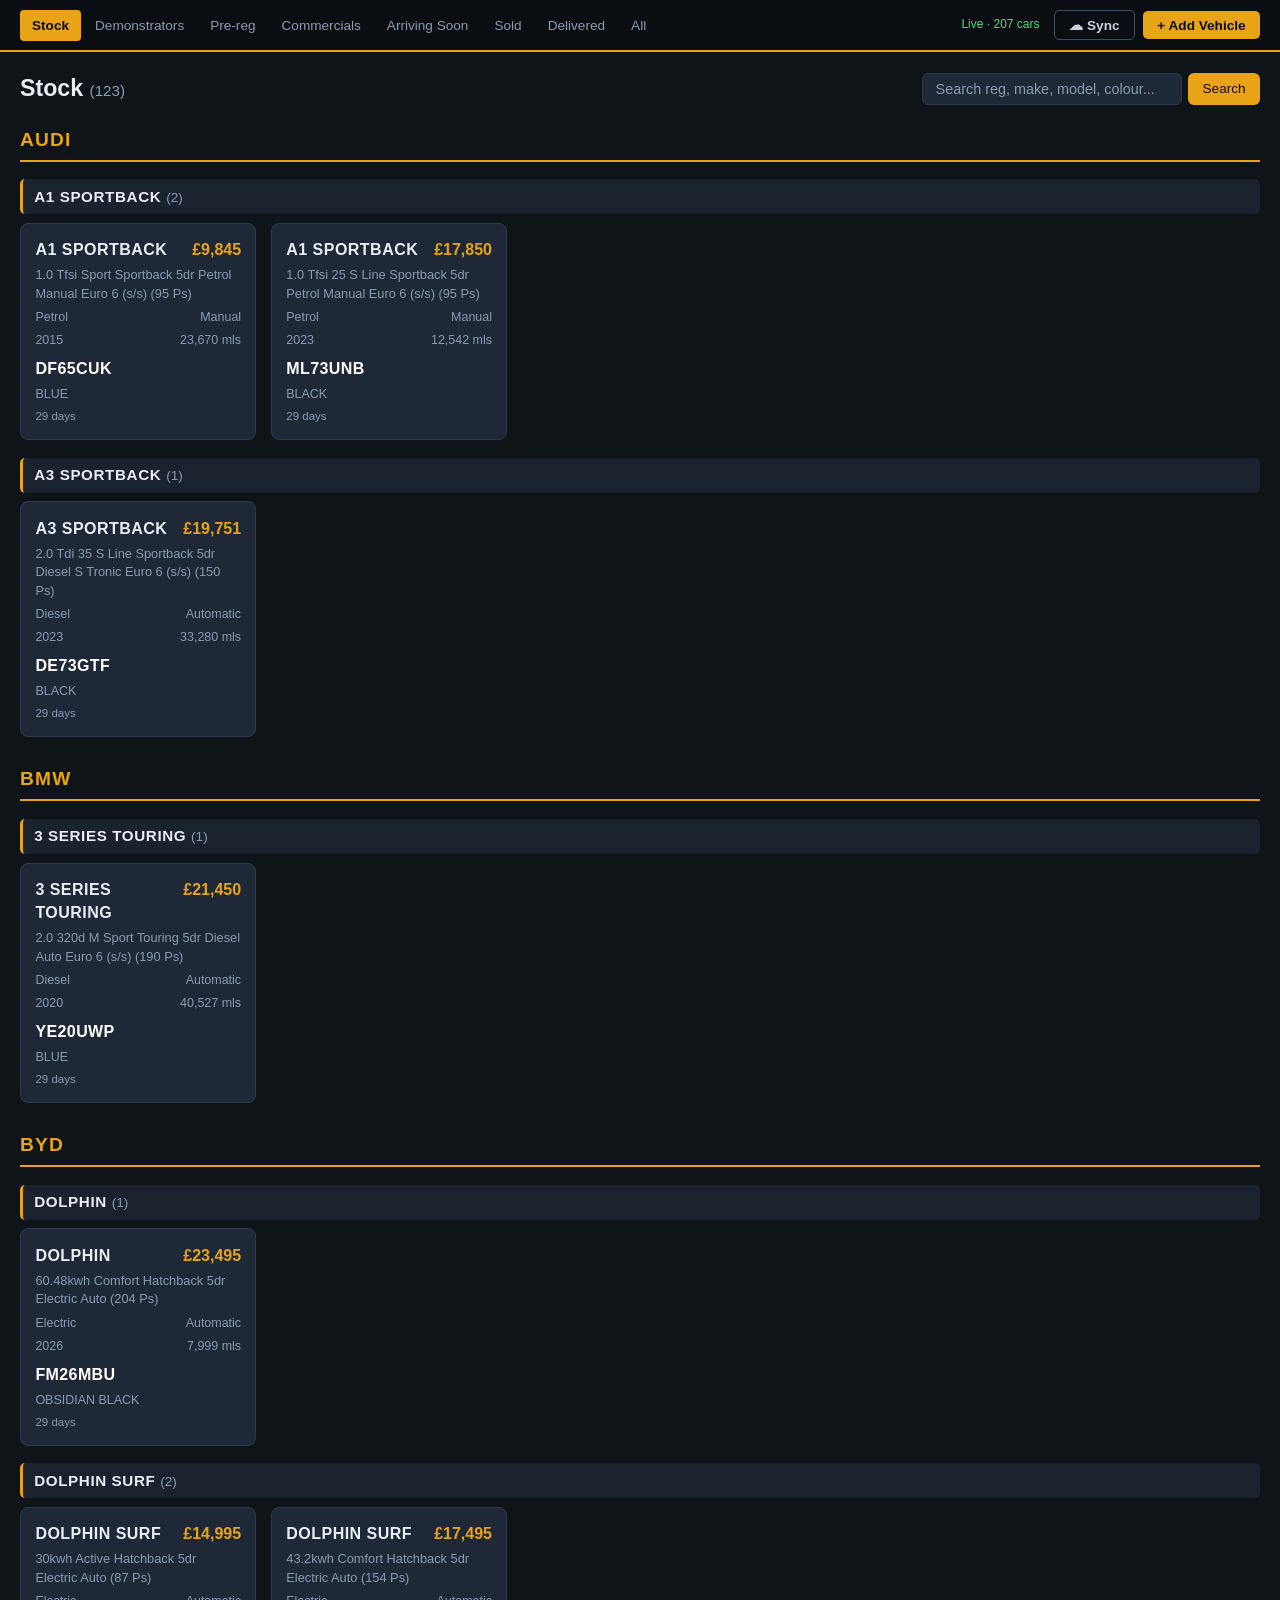
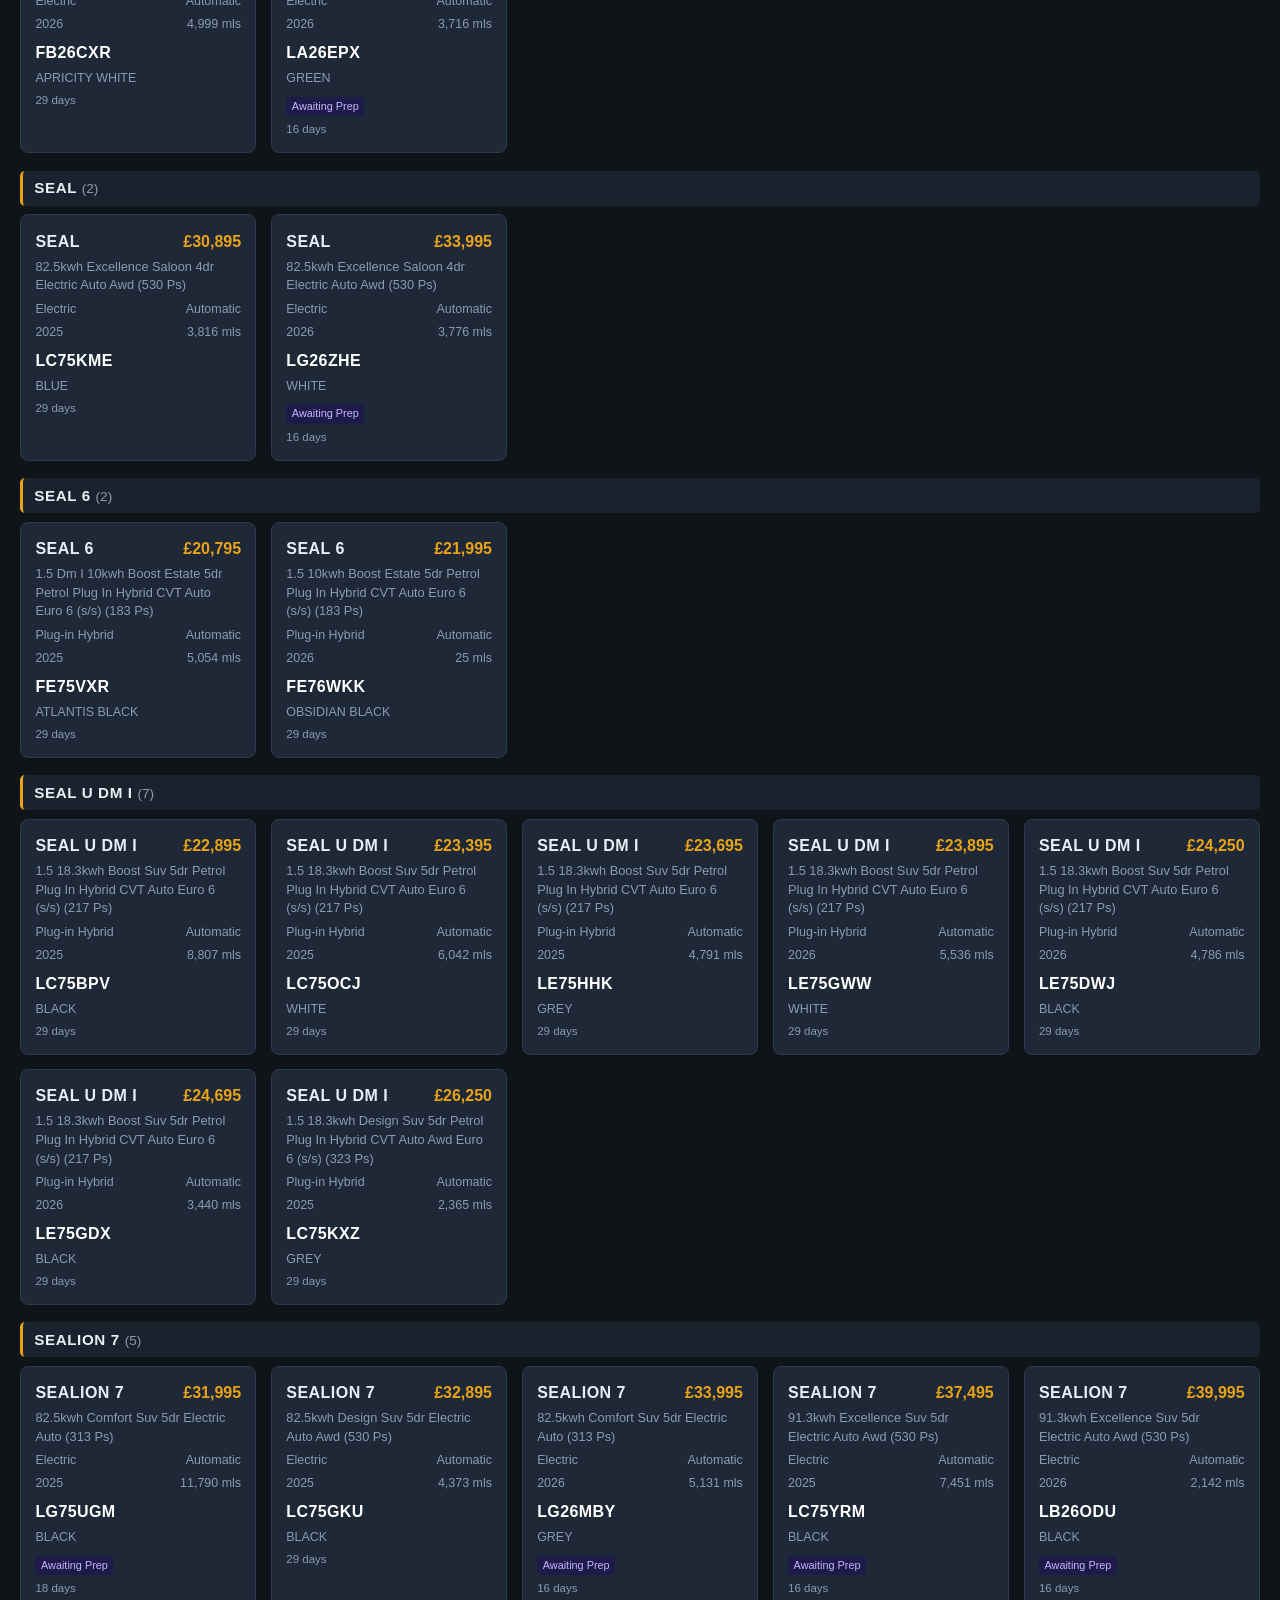
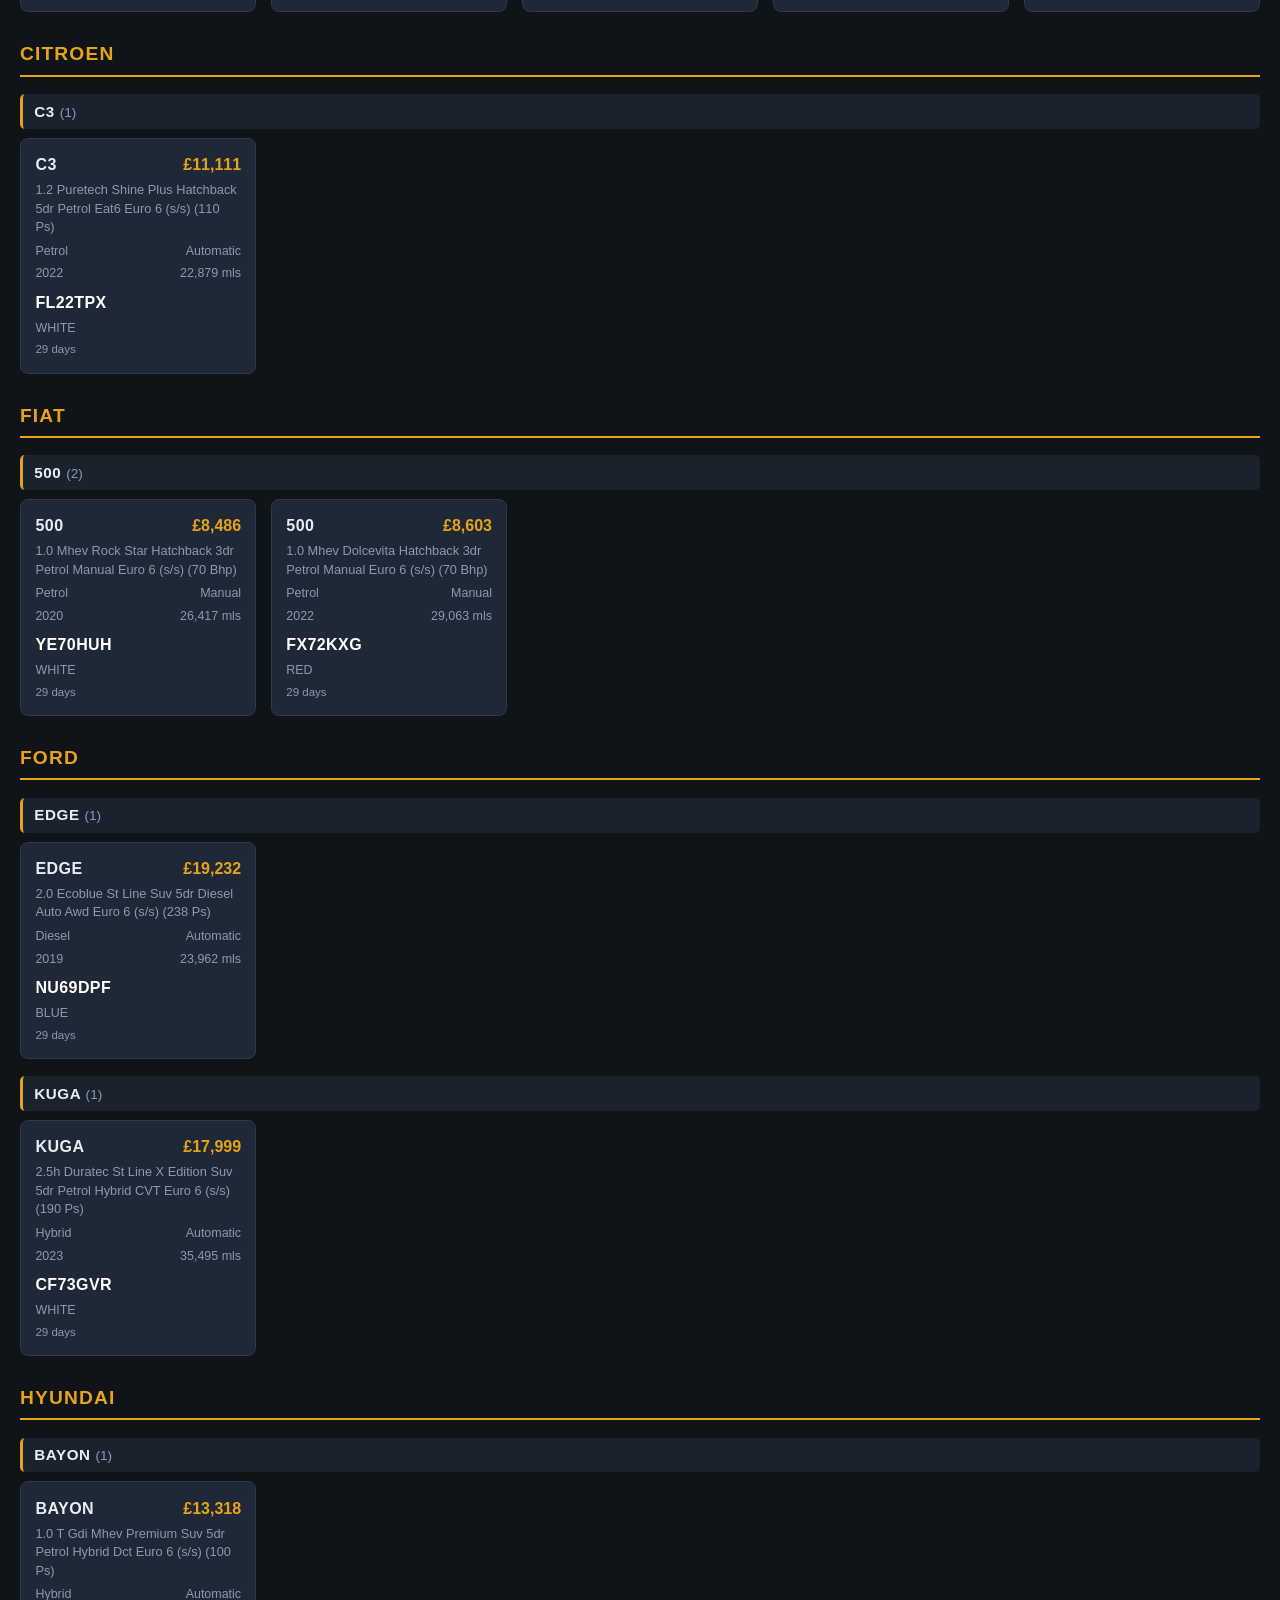
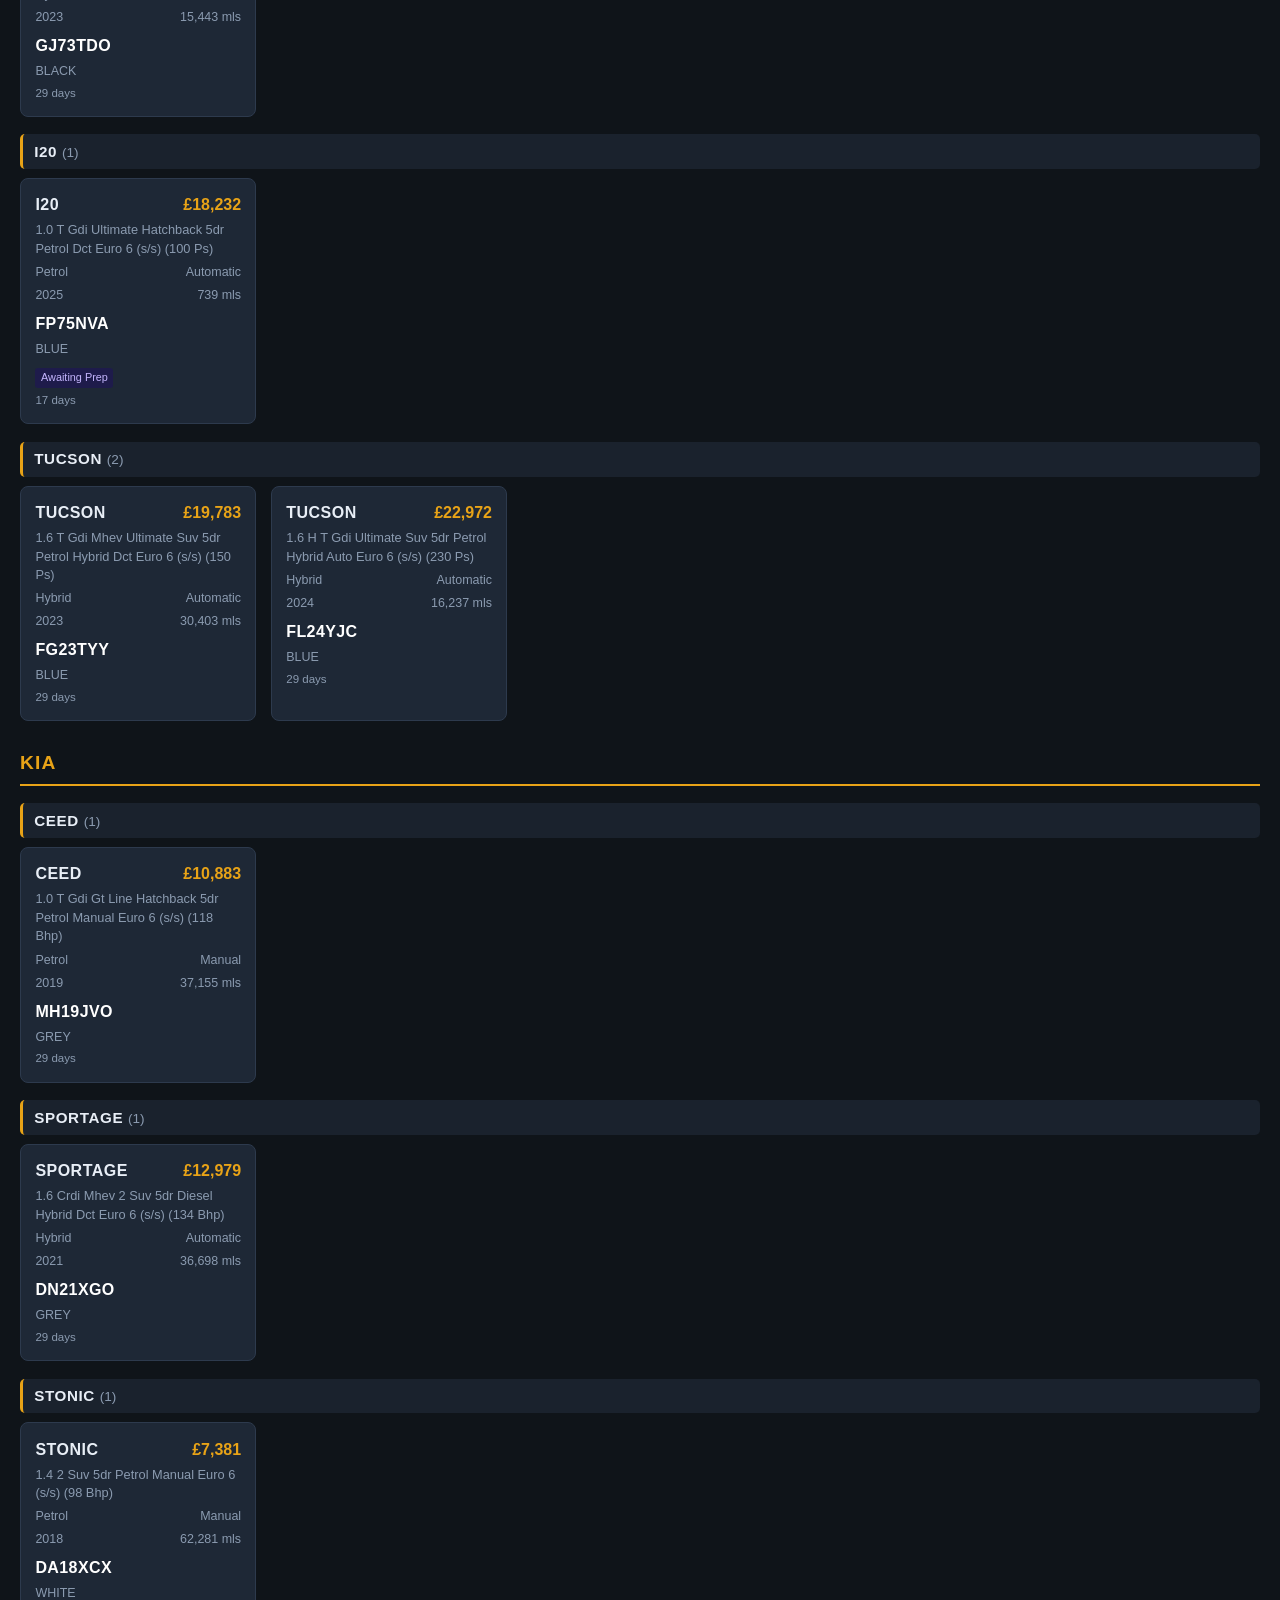
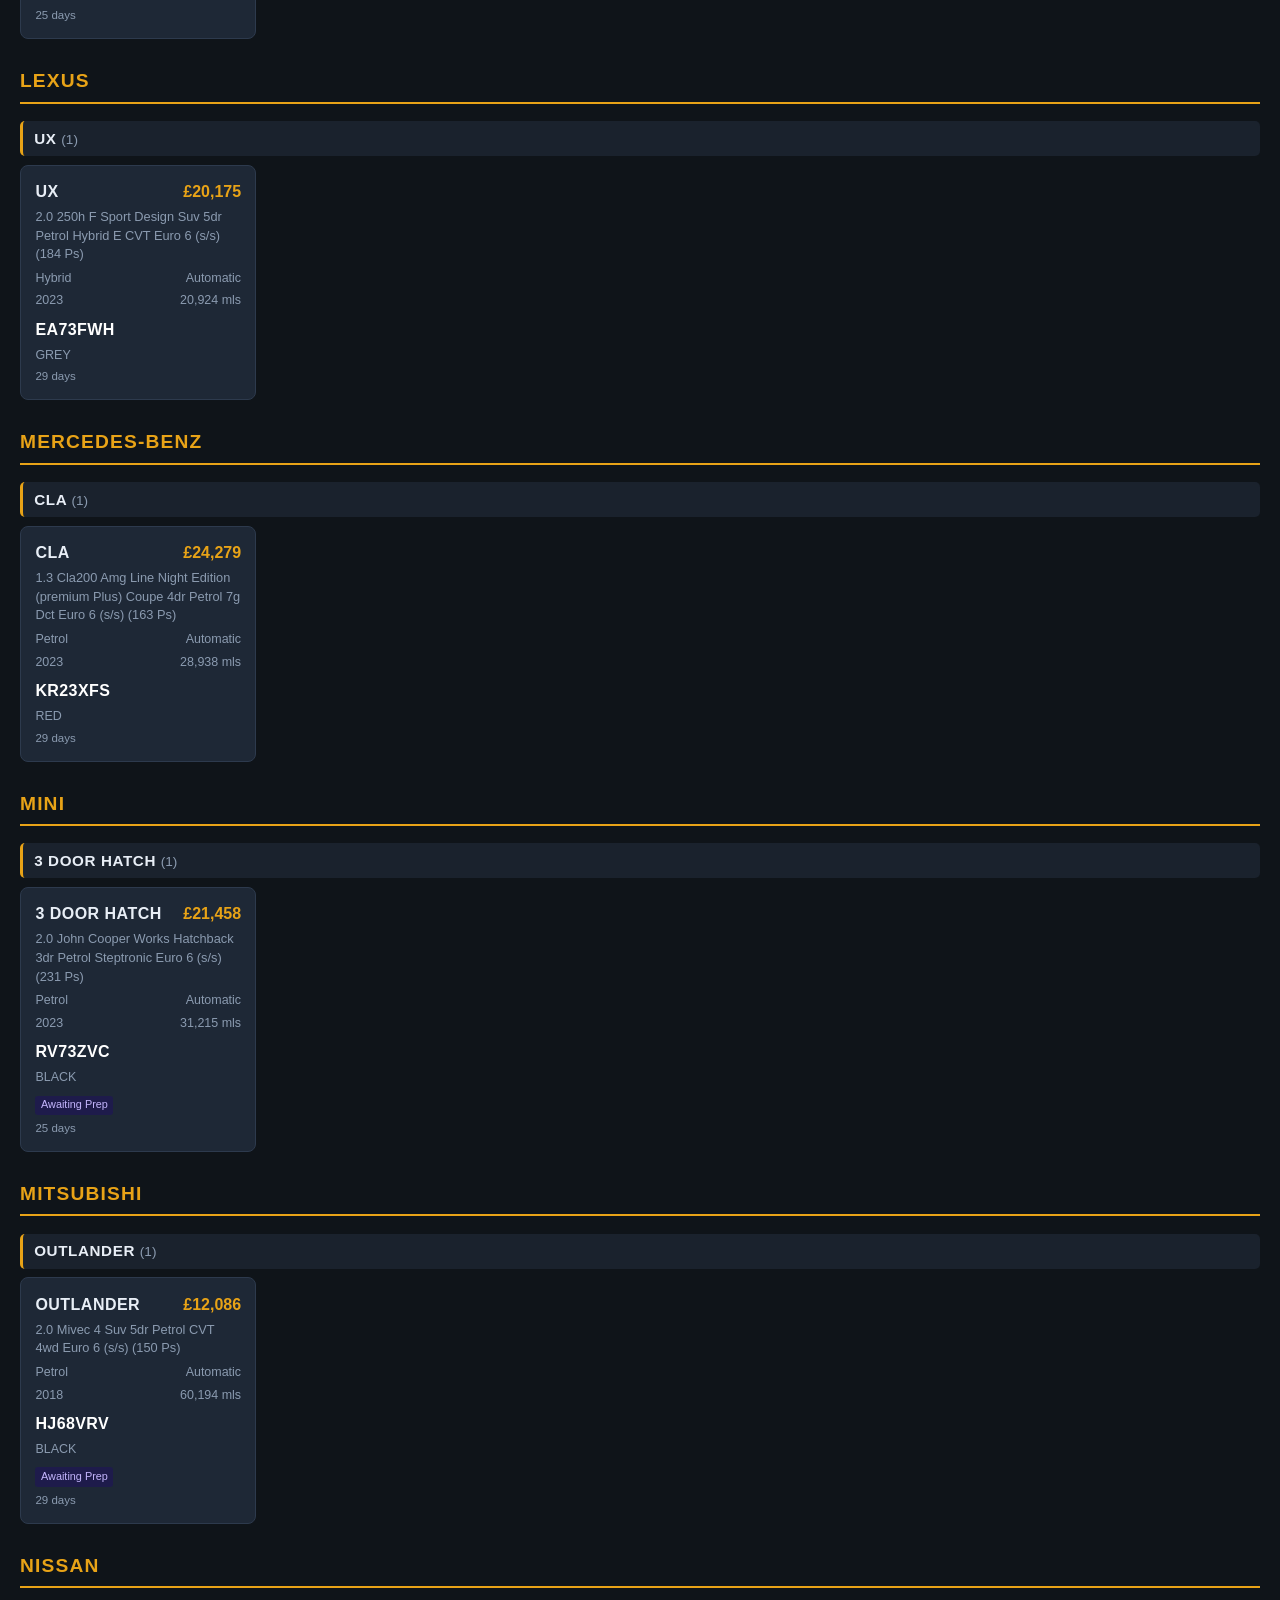
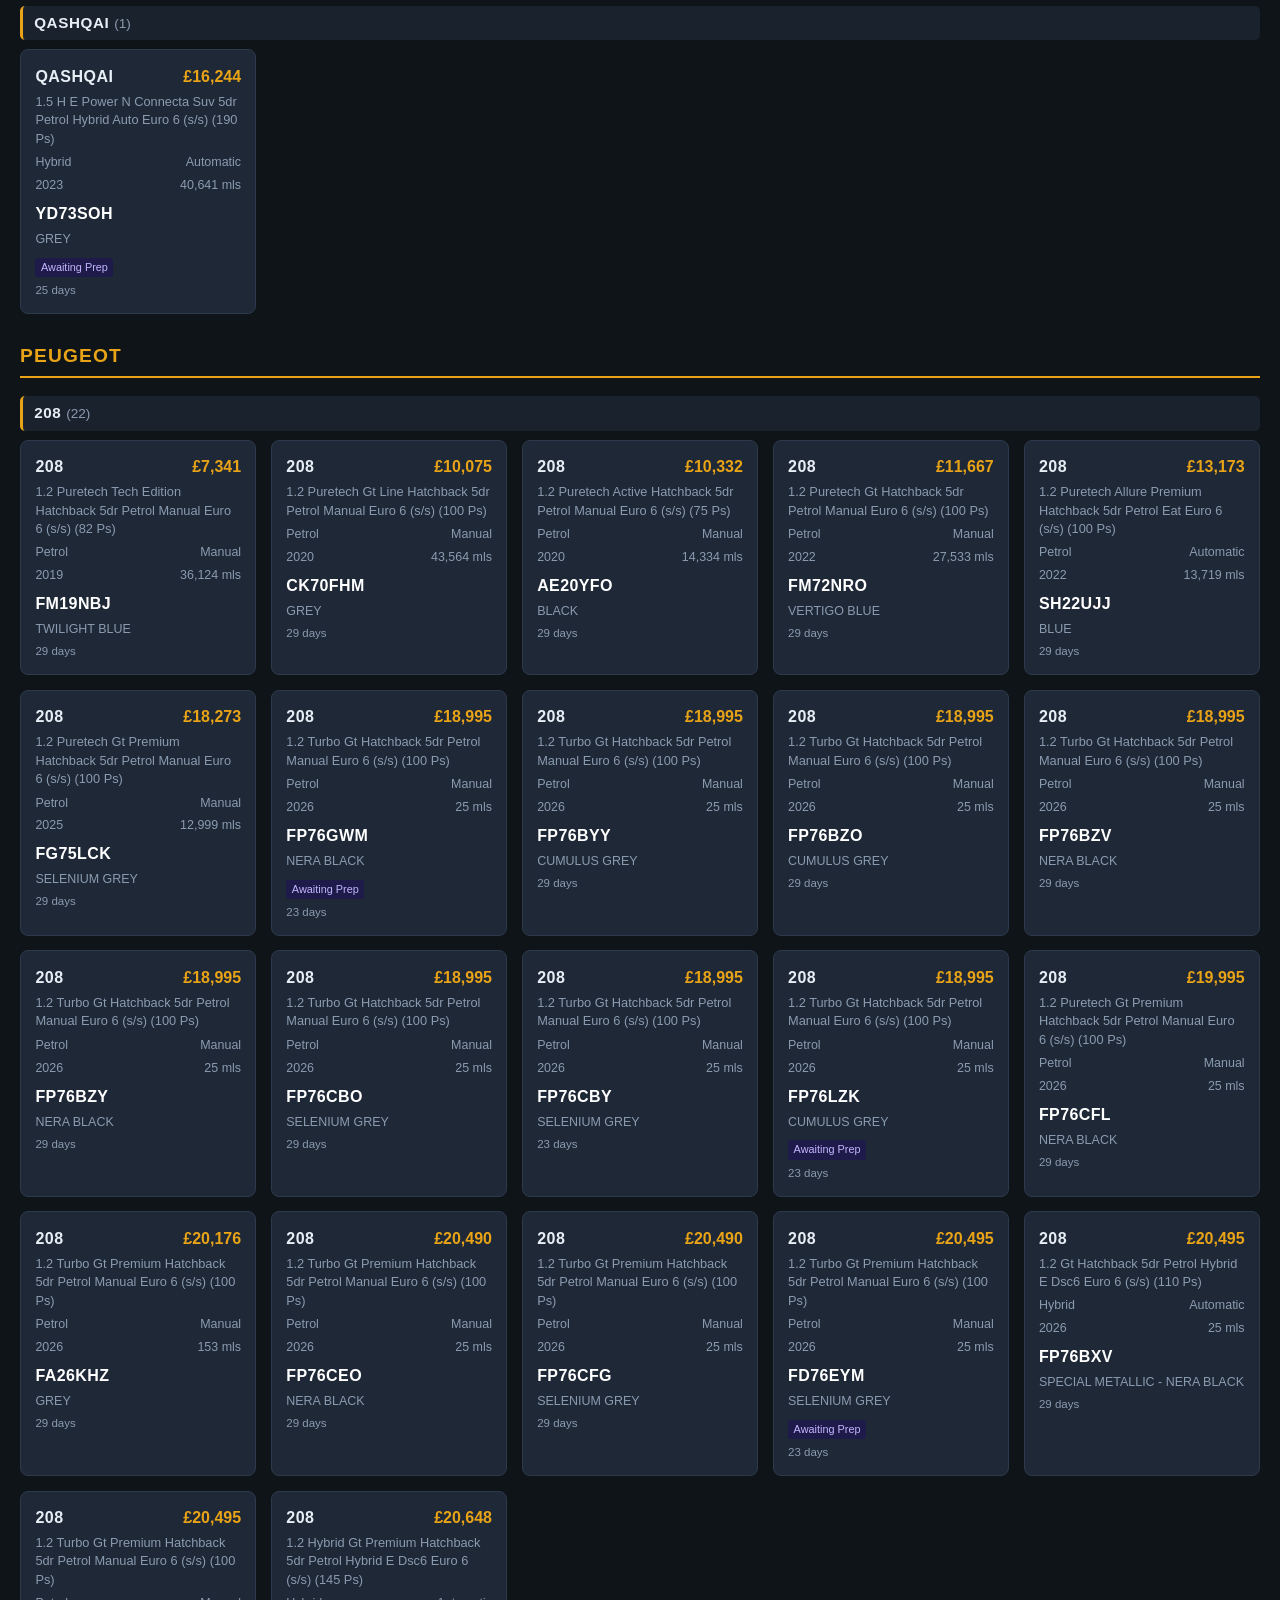
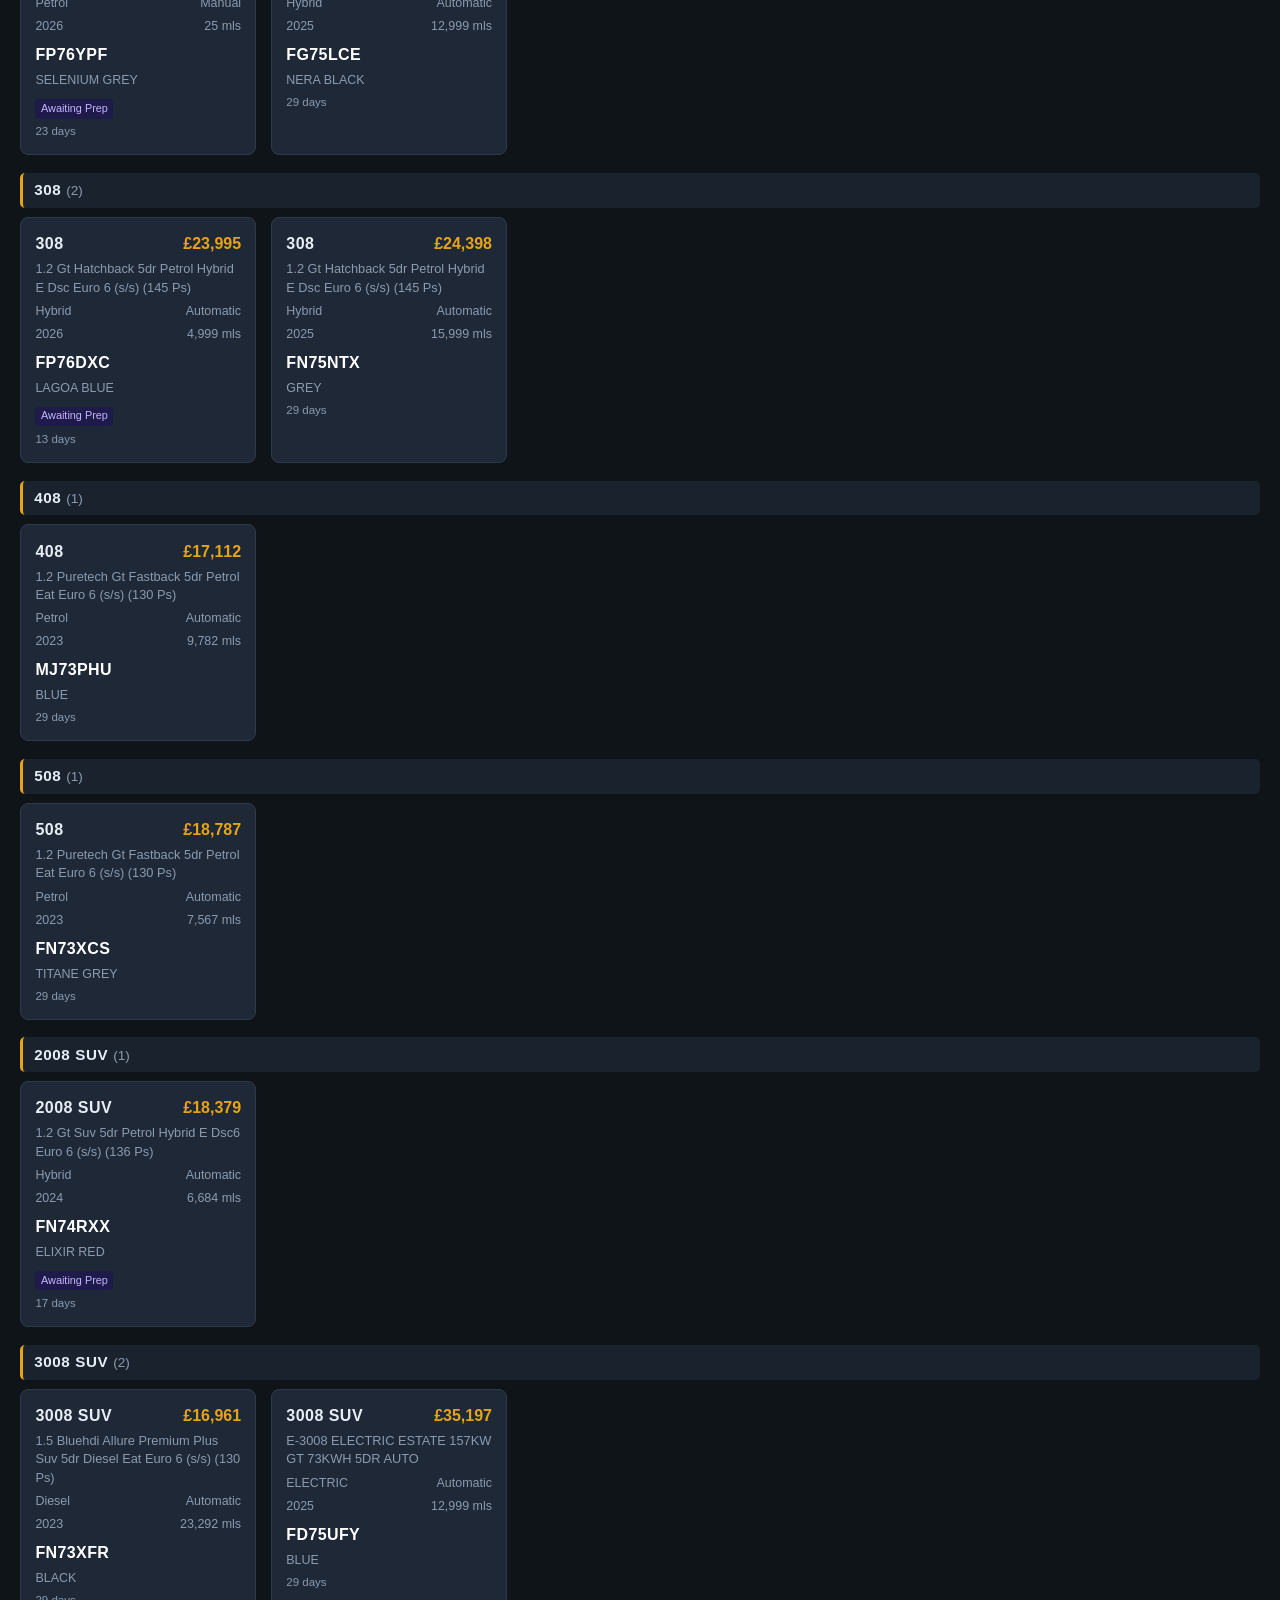
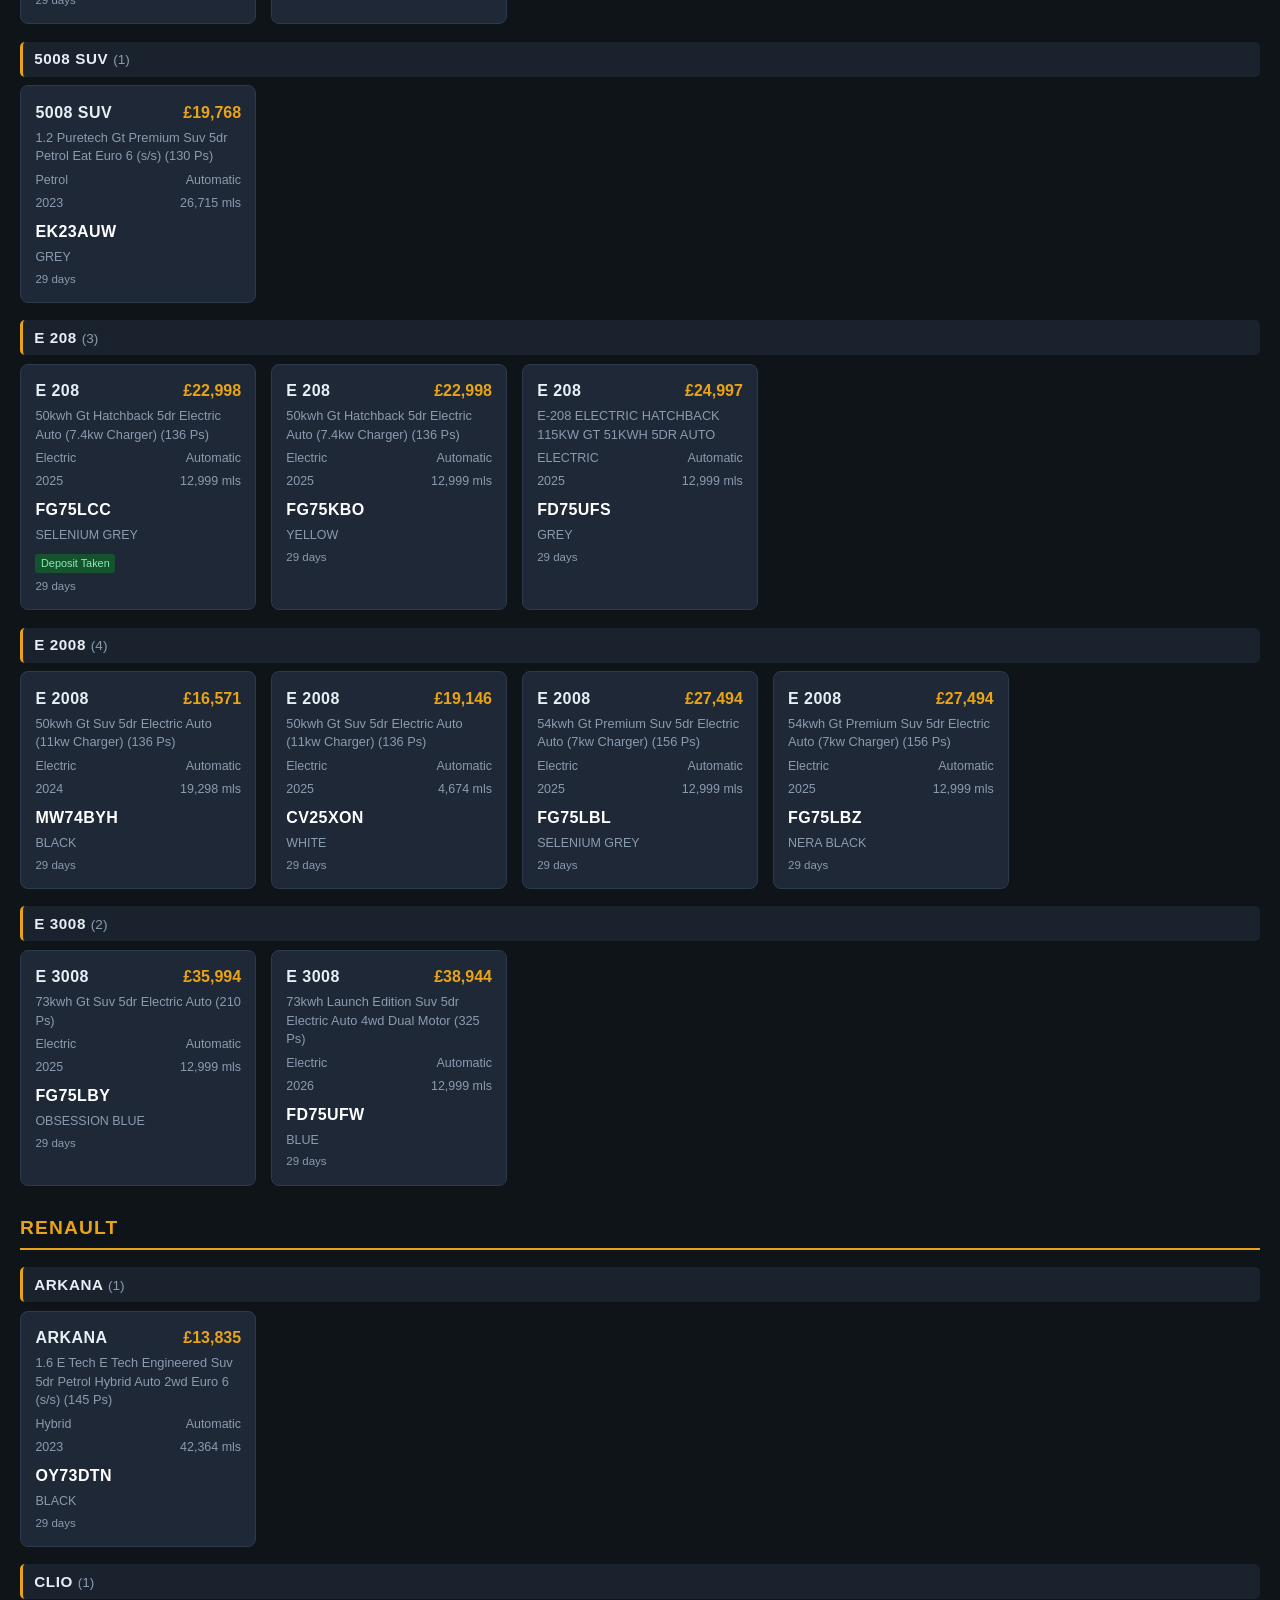
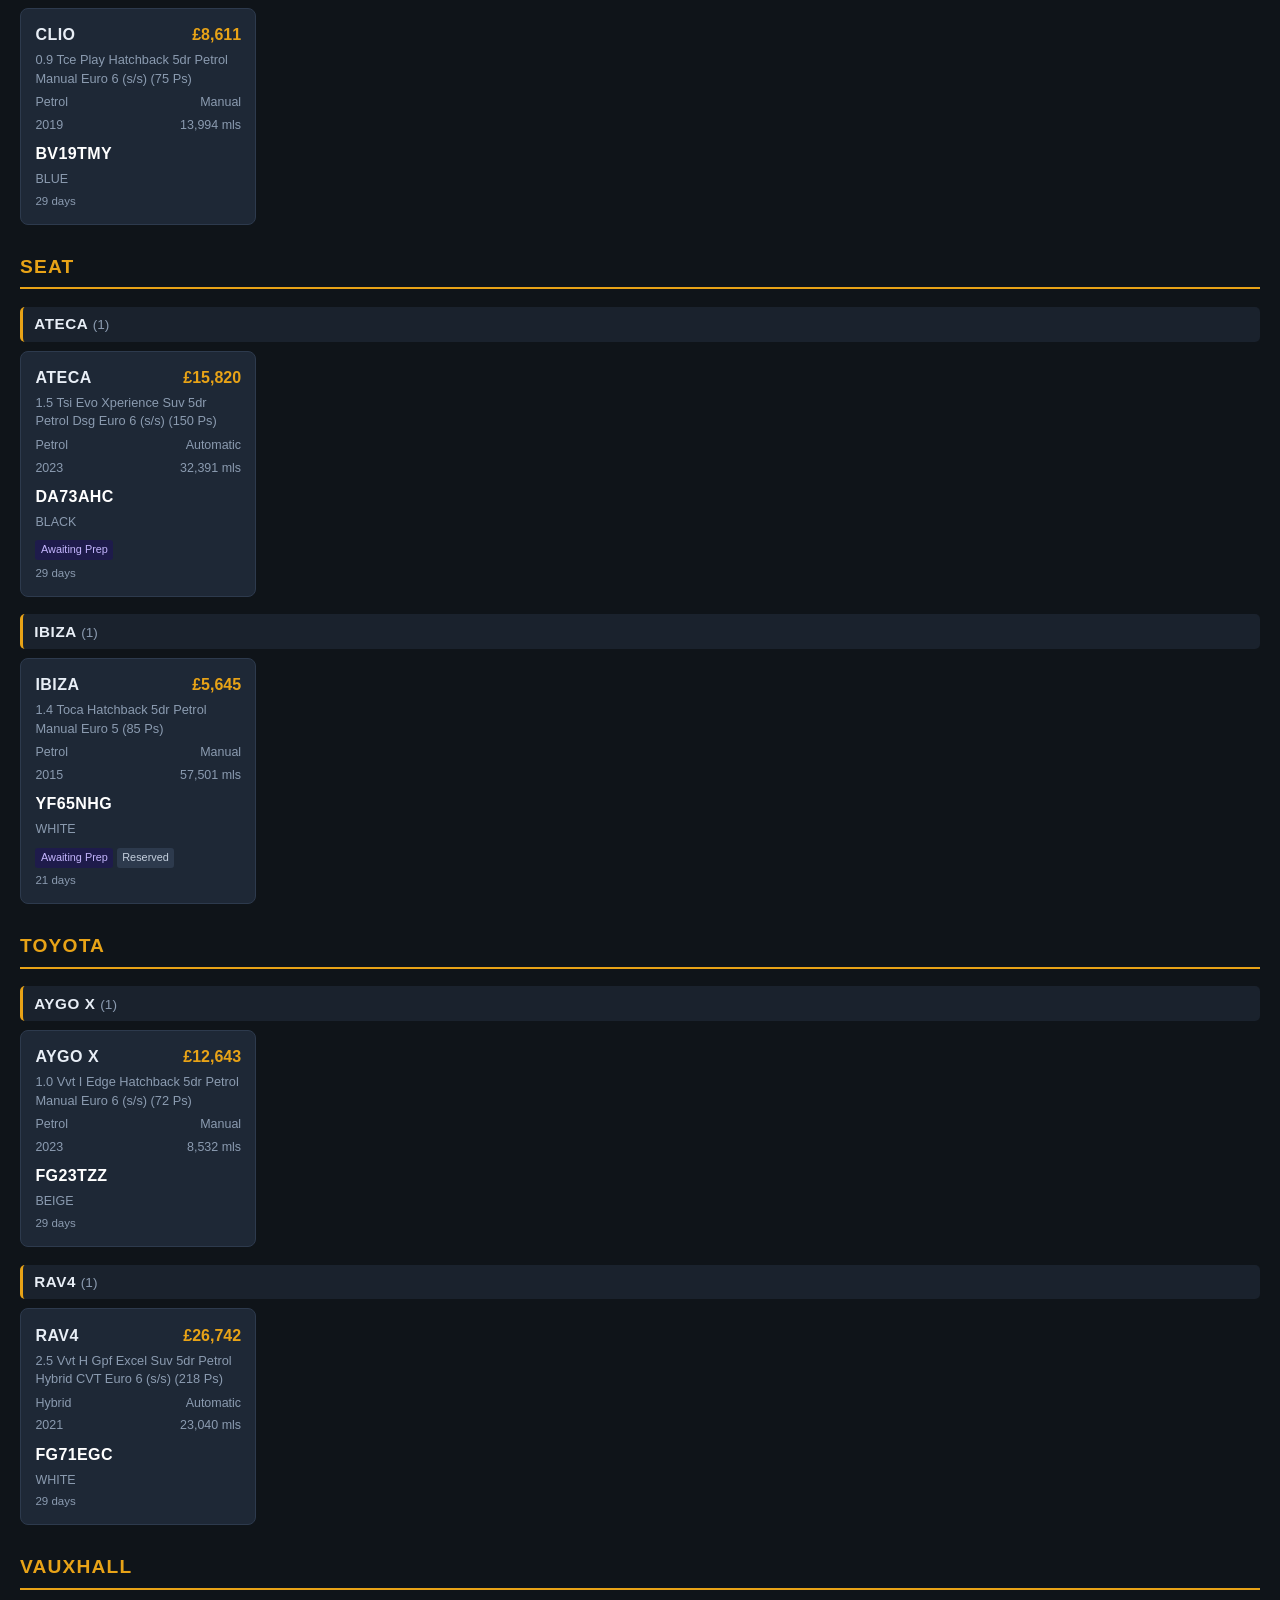
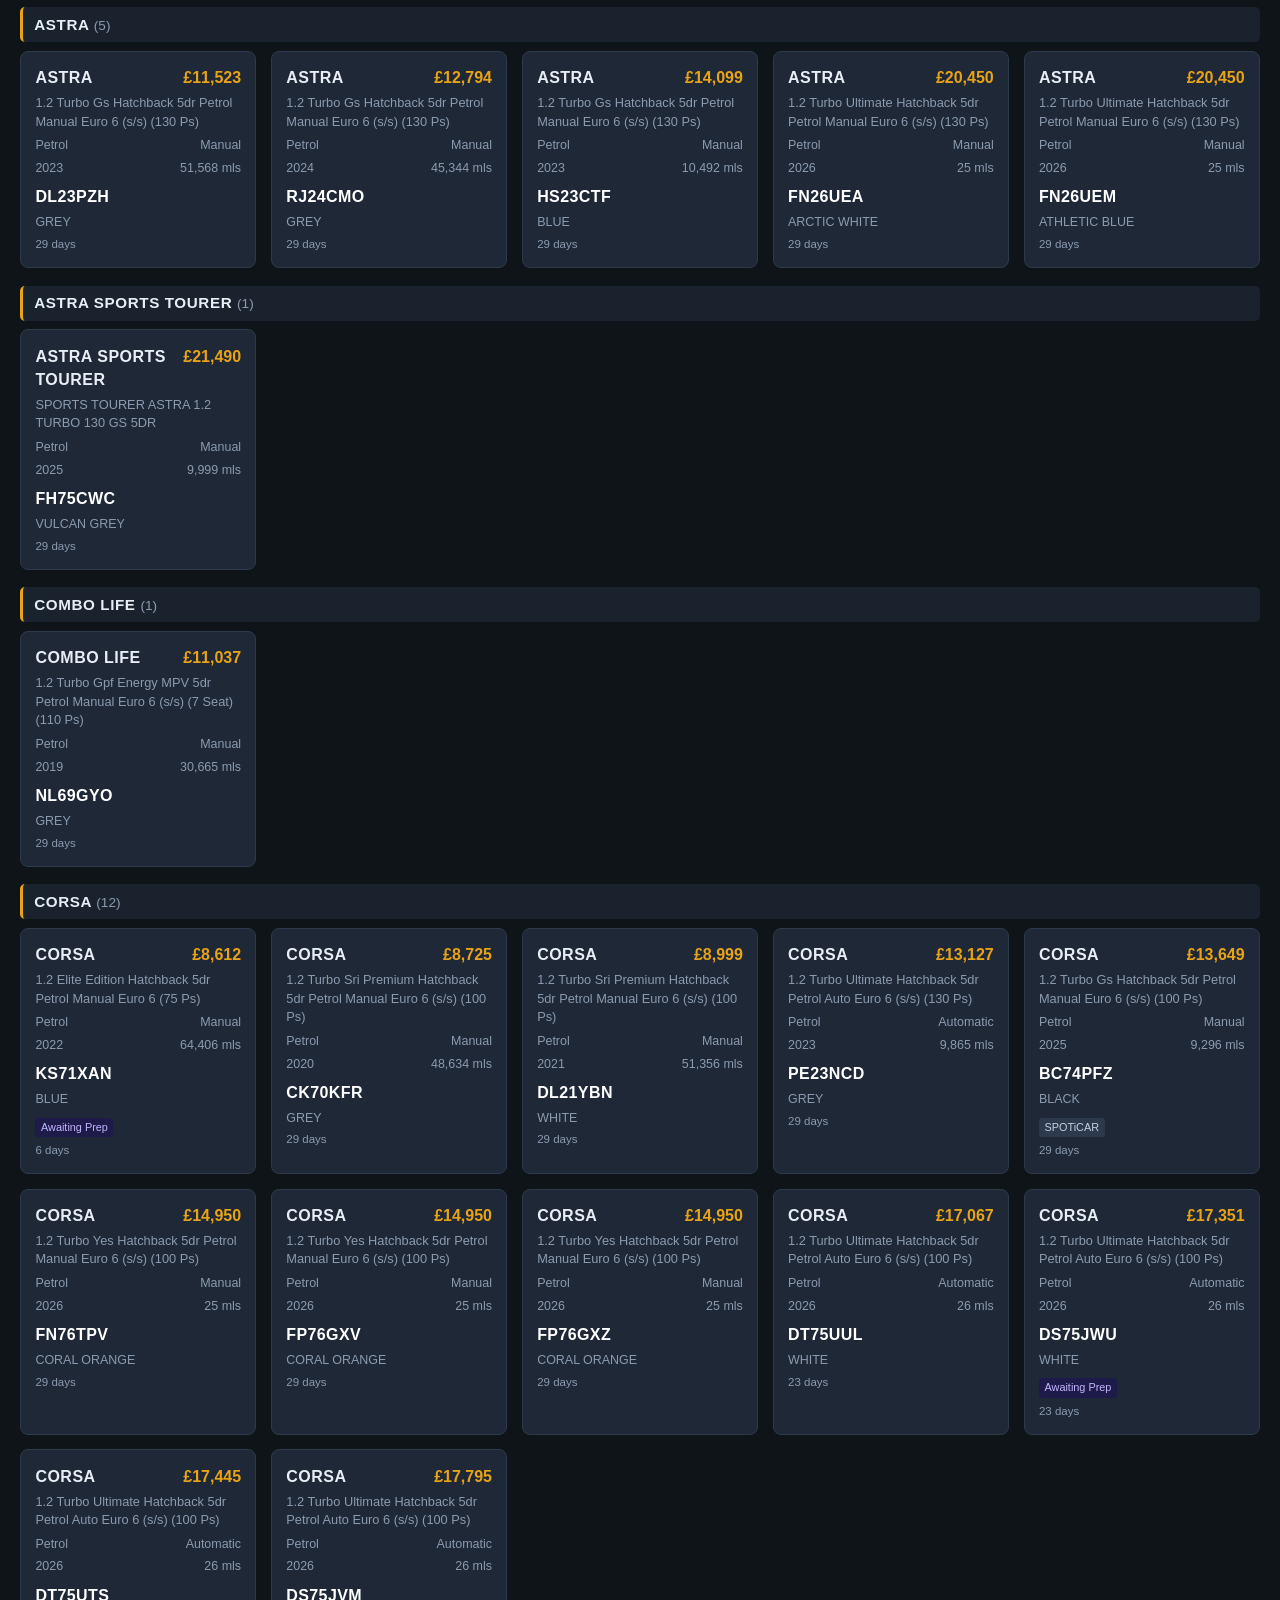
<file: index (2).html>
<!DOCTYPE html>
<html lang="en">
<head>
<meta charset="UTF-8">
<meta name="viewport" content="width=device-width, initial-scale=1.0">
<title>Dealer Stock Manager</title>
<style>
:root {
  --bg: #0f1419;
  --bg-soft: #1a222d;
  --card: #1e2836;
  --border: #2d3a4d;
  --text: #e8eef6;
  --muted: #8b9bb0;
  --primary: #e8a317;
  --primary-h: #f0b429;
  --primary-dim: rgba(232, 163, 23, 0.15);
  --danger: #ef4444;
  --success: #22c55e;
  --nav: #0a0e13;
}
* { box-sizing: border-box; margin: 0; padding: 0; }
body { font-family: -apple-system, BlinkMacSystemFont, "Segoe UI", Roboto, sans-serif; background: var(--bg); color: var(--text); line-height: 1.45; min-height: 100vh; }

/* Nav */
.top-nav { background: var(--nav); color: #fff; display: flex; justify-content: space-between; align-items: center; padding: 0 1.25rem; height: 52px; position: sticky; top: 0; z-index: 50; border-bottom: 2px solid var(--primary); }
.nav-links { display: flex; gap: 2px; flex-wrap: wrap; }
.nav-links button { background: none; border: none; color: #8b9bb0; padding: 0.5rem 0.75rem; font-size: 0.85rem; font-weight: 500; border-radius: 4px; cursor: pointer; }
.nav-links button:hover { color: #fff; background: rgba(255,255,255,0.06); }
.nav-links button.active { color: #0a0e13; background: var(--primary); font-weight: 600; }
.nav-right { display: flex; align-items: center; gap: 0.5rem; }
.nav-right button { background: var(--primary); color: #0a0e13; border: none; padding: 0.4rem 0.9rem; border-radius: 5px; font-weight: 600; cursor: pointer; font-size: 0.85rem; }
.nav-right button:hover { background: var(--primary-h); }
.nav-right .btn-ghost { background: transparent; border: 1px solid #3d4f66; color: #c5d0de; }
.nav-right .btn-ghost:hover { background: rgba(255,255,255,0.06); color: #fff; border-color: var(--primary); }
.sync-status { font-size: 0.75rem; color: #8b9bb0; margin-right: 0.4rem; }
.sync-status.ok { color: #4ade80; }
.sync-status.err { color: #f87171; }
.sync-status.pending { color: #fbbf24; }

.container { max-width: 1300px; margin: 0 auto; padding: 1.25rem; }

/* Header */
.page-header { display: flex; justify-content: space-between; align-items: center; margin-bottom: 1.25rem; flex-wrap: wrap; gap: 0.75rem; }
.page-header h1 { font-size: 1.45rem; color: var(--text); }
.page-header .count { font-weight: 400; color: var(--muted); font-size: 0.95rem; }
.search-box { display: flex; gap: 0.4rem; }
.search-box input { padding: 0.45rem 0.8rem; border: 1px solid var(--border); border-radius: 6px; width: 260px; font-size: 0.9rem; background: var(--card); color: var(--text); }
.search-box input::placeholder { color: var(--muted); }
.search-box button, .btn { padding: 0.45rem 0.9rem; border-radius: 6px; font-size: 0.85rem; font-weight: 500; border: none; cursor: pointer; }
.btn-primary { background: var(--primary); color: #0a0e13; font-weight: 600; }
.btn-primary:hover { background: var(--primary-h); }
.btn-secondary { background: #2d3a4d; color: var(--text); }
.btn-secondary:hover { background: #3d4f66; }
.btn-danger { background: var(--danger); color: #fff; }

/* Make sections */
.make-section { margin-bottom: 1.75rem; }
.make-title {
  font-size: 1.2rem;
  font-weight: 700;
  letter-spacing: 0.06em;
  text-transform: uppercase;
  border-bottom: 2px solid var(--primary);
  padding-bottom: 0.4rem;
  margin-bottom: 0.75rem;
  color: var(--primary);
}
.model-title {
  font-size: 0.95rem;
  font-weight: 700;
  letter-spacing: 0.04em;
  text-transform: uppercase;
  color: var(--text);
  margin: 1.1rem 0 0.55rem;
  padding: 0.4rem 0.7rem;
  background: var(--bg-soft);
  border-radius: 5px;
  border-left: 3px solid var(--primary);
}
.model-title .model-count { font-weight: 400; color: var(--muted); font-size: 0.85rem; letter-spacing: 0; text-transform: none; }
.make-section .vehicle-grid { margin-bottom: 0.75rem; }

.vehicle-grid { display: grid; grid-template-columns: repeat(auto-fill, minmax(230px, 1fr)); gap: 0.9rem; }
.vehicle-card { background: var(--card); border: 1px solid var(--border); border-radius: 8px; padding: 0.9rem; cursor: pointer; transition: box-shadow .15s, transform .15s, border-color .15s; display: flex; flex-direction: column; gap: 0.3rem; }
.vehicle-card:hover { box-shadow: 0 6px 20px rgba(0,0,0,.35); transform: translateY(-2px); border-color: var(--primary); }
.card-top { display: flex; justify-content: space-between; align-items: baseline; }
.card-top .model { font-weight: 700; text-transform: uppercase; letter-spacing: 0.03em; }
.card-top .price { font-weight: 700; color: var(--primary); }
.spec { font-size: 0.8rem; color: var(--muted); }
.meta { display: flex; justify-content: space-between; font-size: 0.78rem; color: var(--muted); }
.reg { font-weight: 600; letter-spacing: 0.4px; margin-top: 0.2rem; color: #fff; }
.colour { font-size: 0.78rem; color: var(--muted); }
.days { font-size: 0.72rem; color: var(--muted); }
.flags { display: flex; flex-wrap: wrap; gap: 0.2rem; margin-top: 0.3rem; }
.flag { font-size: 0.68rem; padding: 0.12rem 0.35rem; border-radius: 3px; background: #2d3a4d; color: #c5d0de; font-weight: 500; }
.flag-pre-reg { background: #1e3a5f; color: #93c5fd; }
.flag-lower-price { background: #4c1d1d; color: #fca5a5; }
.flag-special-offer { background: #4a3a0a; color: #fde68a; }
.flag-awaiting-prep { background: #1e1b4b; color: #c4b5fd; }
.flag-bodyshop { background: #4a1942; color: #f9a8d4; }
.flag-workshop { background: #2e1065; color: #ddd6fe; }
.flag-on-loan { background: #134e4a; color: #99f6e4; }
.flag-auction { background: #334155; color: #cbd5e1; }
.flag-deposit-taken { background: #14532d; color: #86efac; }

.empty { text-align: center; padding: 3.5rem 1rem; color: var(--muted); }

/* Modal / Detail / Form */
.overlay { position: fixed; inset: 0; background: rgba(0,0,0,0.65); z-index: 100; display: flex; align-items: flex-start; justify-content: center; padding: 2rem 1rem; overflow-y: auto; }
.modal { background: var(--card); border-radius: 10px; width: 100%; max-width: 900px; box-shadow: 0 20px 50px rgba(0,0,0,0.5); border: 1px solid var(--border); }
.modal-header { display: flex; justify-content: space-between; align-items: center; padding: 1rem 1.25rem; border-bottom: 1px solid var(--border); }
.modal-header h2 { font-size: 1.15rem; color: var(--text); }
.modal-body { padding: 1.25rem; }
.modal-close { background: none; border: none; font-size: 1.4rem; cursor: pointer; color: var(--muted); line-height: 1; }

.detail-grid { display: grid; grid-template-columns: 1fr 280px; gap: 1.25rem; }
@media (max-width: 700px) { .detail-grid { grid-template-columns: 1fr; } }
.photo-box { background: var(--bg-soft); height: 180px; border-radius: 8px; display: flex; align-items: center; justify-content: center; color: var(--muted); font-weight: 500; margin-bottom: 1rem; border: 1px solid var(--border); }
.price-lg { font-size: 1.8rem; font-weight: 700; color: var(--primary); margin: 0.6rem 0; }
.special { display: inline-block; background: var(--primary-dim); color: var(--primary); padding: 0.25rem 0.6rem; border-radius: 4px; font-weight: 600; font-size: 0.8rem; border: 1px solid var(--primary); }
.info-box { background: var(--bg-soft); border: 1px solid var(--border); border-radius: 8px; padding: 1rem; margin-bottom: 0.9rem; }
.info-box h3 { font-size: 0.85rem; margin-bottom: 0.6rem; color: var(--muted); }
.info-box dl { display: grid; grid-template-columns: 1fr 1fr; gap: 0.35rem 0.8rem; font-size: 0.82rem; }
.info-box dt { color: var(--muted); }
.info-box dd { font-weight: 500; color: var(--text); }
.acc-list { list-style: none; font-size: 0.82rem; }
.acc-list li { margin-bottom: 0.2rem; }

.notes-area { margin-top: 1.25rem; border-top: 1px solid var(--border); padding-top: 1.1rem; }
.notes-area h3 { margin-bottom: 0.7rem; font-size: 0.95rem; }
.note-form { display: flex; gap: 0.5rem; margin-bottom: 1rem; }
.note-form textarea { flex: 1; padding: 0.5rem; border: 1px solid var(--border); border-radius: 6px; font-family: inherit; font-size: 0.85rem; resize: vertical; min-height: 60px; background: var(--bg-soft); color: var(--text); }
.note-item { background: var(--bg-soft); border-left: 3px solid var(--primary); padding: 0.6rem 0.9rem; border-radius: 0 6px 6px 0; margin-bottom: 0.5rem; }
.note-date { font-size: 0.72rem; color: var(--muted); }
.note-text { font-size: 0.85rem; white-space: pre-wrap; }

/* Form */
.form-grid { display: grid; grid-template-columns: 1fr 1fr; gap: 1.5rem; }
@media (max-width: 700px) { .form-grid { grid-template-columns: 1fr; } }
.form-row { margin-bottom: 0.8rem; }
.form-row label { display: block; font-size: 0.78rem; font-weight: 500; color: var(--muted); margin-bottom: 0.25rem; }
.form-row input, .form-row select, .form-row textarea { width: 100%; padding: 0.45rem 0.65rem; border: 1px solid var(--border); border-radius: 5px; font-size: 0.88rem; font-family: inherit; background: var(--bg-soft); color: var(--text); }
.two { display: grid; grid-template-columns: 1fr 1fr; gap: 0.7rem; }
.three { display: grid; grid-template-columns: 1fr 1fr 1fr; gap: 0.7rem; }
fieldset { border: 1px solid var(--border); border-radius: 7px; padding: 0.8rem 1rem; margin: 1rem 0; }
legend { font-size: 0.85rem; font-weight: 600; padding: 0 0.3rem; }
.check-grid { display: grid; grid-template-columns: repeat(auto-fill, minmax(160px, 1fr)); gap: 0.3rem 0.8rem; margin-top: 0.4rem; }
.check-grid label { display: flex; align-items: center; gap: 0.35rem; font-size: 0.8rem; cursor: pointer; }
.form-actions { display: flex; gap: 0.6rem; margin-top: 1.2rem; padding-top: 1rem; border-top: 1px solid var(--border); }

/* Stock card print */
@media print {
  .top-nav, .no-print, .overlay { display: none !important; }
  body { background: #fff; }
}
</style>
</head>
<body>

<nav class="top-nav">
  <div class="nav-links" id="navLinks">
    <button data-cat="Stock" class="active">Stock</button>
    <button data-cat="Demonstrators">Demonstrators</button>
    <button data-cat="Pre-reg">Pre-reg</button>
    <button data-cat="Commercials">Commercials</button>
    <button data-cat="Arriving Soon">Arriving Soon</button>
    <button data-cat="Sold">Sold</button>
    <button data-cat="Delivered">Delivered</button>
    <button data-cat="All">All</button>
  </div>
  <div class="nav-right">
    <span class="sync-status" id="syncStatus">Local only</span>
    <button class="btn-ghost" onclick="openCloudSettings()" title="Cloud sync settings">☁ Sync</button>
    <button onclick="openForm()">+ Add Vehicle</button>
  </div>
</nav>

<div class="container">
  <div class="page-header">
    <h1 id="pageTitle">Stock <span class="count" id="countLabel">(0)</span></h1>
    <div class="search-box">
      <input type="search" id="searchInput" placeholder="Search reg, make, model, colour...">
      <button class="btn-primary" onclick="renderList()">Search</button>
    </div>
  </div>
  <div id="listArea"></div>
</div>

<!-- Detail Modal -->
<div class="overlay" id="detailModal" style="display:none">
  <div class="modal">
    <div class="modal-header">
      <h2 id="detailTitle">Vehicle</h2>
      <div style="display:flex;gap:0.5rem;align-items:center">
        <button class="btn-secondary no-print" onclick="printStockCard()">Stock Card</button>
        <button class="btn-primary no-print" onclick="editCurrent()">Edit</button>
        <button class="btn-danger no-print" onclick="deleteCurrent()">Delete</button>
        <button class="modal-close no-print" onclick="closeModal()">&times;</button>
      </div>
    </div>
    <div class="modal-body" id="detailBody"></div>
  </div>
</div>

<!-- Form Modal -->
<div class="overlay" id="formModal" style="display:none">
  <div class="modal" style="max-width:950px">
    <div class="modal-header">
      <h2 id="formTitle">Add Vehicle</h2>
      <button class="modal-close" onclick="closeForm()">&times;</button>
    </div>
    <div class="modal-body">
      <form id="vehicleForm" onsubmit="saveVehicle(event)">
        <input type="hidden" id="f_id">
        <div class="form-grid">
          <div>
            <div class="form-row">
              <label>Registration *</label>
              <div style="display:flex;gap:0.4rem">
                <input id="f_registration" required style="text-transform:uppercase;flex:1" placeholder="e.g. AB12 CDE">
                <button type="button" class="btn-primary" id="lookupBtn" onclick="lookupReg()" style="white-space:nowrap">Lookup</button>
              </div>
              <div id="lookupStatus" style="font-size:0.78rem;margin-top:0.3rem;color:var(--muted)"></div>
            </div>
            <div class="form-row two">
              <div><label>Make *</label><input id="f_make" required></div>
              <div><label>Model *</label><input id="f_model" required></div>
            </div>
            <div class="form-row"><label>Derivative</label><input id="f_derivative" placeholder="e.g. 1.4 A1 Sportback TFSI Sport 5Dr"></div>
            <div class="form-row three">
              <div><label>Engine CC</label><input type="number" id="f_engine_cc"></div>
              <div><label>Mileage</label><input type="number" id="f_mileage"></div>
              <div><label>Doors</label><input type="number" id="f_doors"></div>
            </div>
            <div class="form-row three">
              <div><label>Transmission</label>
                <select id="f_transmission"><option value="">–</option><option>Manual</option><option>Automatic</option><option>Semi-Auto</option><option>CVT</option></select>
              </div>
              <div><label>Fuel</label>
                <select id="f_fuel"><option value="">–</option><option>Petrol</option><option>Diesel</option><option>Hybrid</option><option>Plug-in Hybrid</option><option>Electric</option></select>
              </div>
              <div><label>Body Type</label>
                <select id="f_body_type"><option value="">–</option><option>Hatchback</option><option>Saloon</option><option>Estate</option><option>SUV</option><option>Coupe</option><option>Convertible</option><option>MPV</option><option>Van</option></select>
              </div>
            </div>
            <div class="form-row three">
              <div><label>Date of Registration</label><input type="date" id="f_date_of_registration"></div>
              <div><label>Model Year</label><input type="number" id="f_model_year" min="1990" max="2030"></div>
              <div><label>No. of Owners</label><input type="number" id="f_num_owners" value="1" min="0"></div>
            </div>
            <div class="form-row"><label>Colour</label><input id="f_colour"></div>
          </div>
          <div>
            <div class="form-row two">
              <div><label>Chassis Number</label><input id="f_chassis_number"></div>
              <div><label>Engine Number</label><input id="f_engine_number"></div>
            </div>
            <div class="form-row two">
              <div><label>Sales Manager</label><input id="f_sales_manager"></div>
              <div><label>Peg Number</label><input id="f_peg_number"></div>
            </div>
            <div class="form-row two">
              <div><label>Last Service Date</label><input type="date" id="f_last_service_date"></div>
              <div><label>MOT Expiry</label><input type="date" id="f_mot_expiry"></div>
            </div>
            <div class="form-row"><label>Previous Owner</label><input id="f_previous_owner"></div>
            <div class="form-row">
              <label>Service History</label>
              <select id="f_service_history">
                <option value="">–</option>
                <option value="Full Service History">Full Service History (FSH)</option>
                <option value="Full Manufacturer">Full Manufacturer</option>
                <option value="Part Service">Part Service</option>
                <option value="No History">No History</option>
                <option value="Unknown">Unknown</option>
              </select>
            </div>
            <div class="form-row"><label>Service History Notes</label><input id="f_service_history_notes" placeholder="e.g. 5 stamps, last at 41k"></div>
            <div class="form-row two">
              <div><label>Category</label>
                <select id="f_category">
                  <option>Stock</option><option>Demonstrators</option><option>Pre-reg</option><option>Commercials</option>
                  <option>Arriving Soon</option><option>Sold</option><option>Delivered</option>
                </select>
              </div>
              <div><label>VAT Qualifying</label>
                <select id="f_vat_qual"><option>No</option><option>Yes</option></select>
              </div>
            </div>
            <div class="form-row two">
              <div><label>Retail Price (£)</label><input type="number" step="0.01" id="f_retail_price"></div>
              <div><label>Bring into Stock Date</label><input type="date" id="f_bring_into_stock_date"></div>
            </div>
            <div class="form-row"><label>Special Offer text</label><input id="f_special_offer" placeholder="e.g. PREPPED AND READY"></div>
          </div>
        </div>

        <fieldset>
          <legend>Status Flags</legend>
          <div class="check-grid" id="statusFlags"></div>
        </fieldset>

        <fieldset>
          <legend>Accessories</legend>
          <div class="check-grid" id="accessoriesList"></div>
        </fieldset>

        <div class="form-row">
          <label>Add Sales Note (optional)</label>
          <textarea id="f_new_note" rows="2" placeholder="Any notes..."></textarea>
        </div>

        <div class="form-actions">
          <button type="submit" class="btn-primary">Save Vehicle</button>
          <button type="button" class="btn-secondary" onclick="closeForm()">Cancel</button>
        </div>
      </form>
    </div>
  </div>
</div>

<!-- Cloud Sync Settings -->
<div class="overlay" id="cloudModal" style="display:none">
  <div class="modal" style="max-width:520px">
    <div class="modal-header">
      <h2>Cloud Sync Setup</h2>
      <button class="modal-close" onclick="closeCloudSettings()">&times;</button>
    </div>
    <div class="modal-body">
      <p style="font-size:0.9rem;margin-bottom:1rem;color:var(--muted)">
        Free shared storage so the same stock appears on every device.
        Takes about 2 minutes.
      </p>
      <ol style="font-size:0.88rem;margin:0 0 1.2rem 1.2rem;line-height:1.6;color:#334155">
        <li>Go to <a href="https://jsonbin.io" target="_blank" rel="noopener">jsonbin.io</a> and create a free account</li>
        <li>Click <strong>Create Bin</strong>, paste <code>[]</code> as the content, save</li>
        <li>Copy the <strong>Bin ID</strong> from the URL or bin details</li>
        <li>Open <strong>API Keys</strong> and copy your <strong>X-Master-Key</strong></li>
        <li>Paste both below and click Save</li>
      </ol>
      <div class="form-row">
        <label>Bin ID</label>
        <input id="cloudBinId" placeholder="e.g. 68f1a2b3c4d5e6f7a8b9c0d1" style="width:100%;padding:0.5rem;border:1px solid var(--border);border-radius:6px">
      </div>
      <div class="form-row" style="margin-top:0.8rem">
        <label>Master Key (X-Master-Key)</label>
        <input id="cloudApiKey" type="password" placeholder="Your JSONBin master key" style="width:100%;padding:0.5rem;border:1px solid var(--border);border-radius:6px">
      </div>
      <div id="cloudMsg" style="font-size:0.85rem;margin:0.8rem 0;min-height:1.2em"></div>
      <div class="form-actions">
        <button type="button" class="btn-primary" onclick="saveCloudSettings()">Save & Sync</button>
        <button type="button" class="btn-secondary" onclick="pushLocalToCloud()">Upload current stock</button>
        <button type="button" class="btn-secondary" onclick="closeCloudSettings()">Close</button>
      </div>
      <p style="font-size:0.78rem;color:var(--muted);margin-top:1rem">
        After setup, host this page on <a href="https://app.netlify.com/drop" target="_blank" rel="noopener">Netlify Drop</a> (drag the folder) to get a permanent link you can open on any phone or computer.
      </p>
    </div>
  </div>
</div>

<script>
const FLAGS = ['Pre-Reg','Awaiting Prep','Bodyshop','Workshop','Lower Price','Special Offer','On Loan','Other','Auction','Deposit Taken'];
const ACCS = ['6 Speed','7 Seater','8 Seater','Air Conditioning','Alloy Wheels','Auto Headlamps','Auto Wipers','Bluetooth','Central Locking','Climate Control','Cruise Control','DAB','Electric Seats','Electric Mirrors','Heated Mirrors','Heated Seats','Heated Steering Wheel','Leather (Half)','Leather (Full)','Panoramic Sunroof','Parking Sensors (F)','Parking Sensors (R)','Power Tailgate','Privacy Glass','Satellite Navigation','Sunroof (Electric)','Head Up Display'];

const IMPORTED_STOCK = [];
let vehicles = JSON.parse(localStorage.getItem('dealerStock') || 'null') || [];
const IMPORT_VERSION = 'pentagon-burton-2026-10-22';
let currentCat = 'Stock';
let currentId = null;

function getCloudConfig() {
  try {
    return JSON.parse(localStorage.getItem('dealerCloud') || 'null');
  } catch { return null; }
}

function setSyncStatus(text, cls) {
  const el = document.getElementById('syncStatus');
  if (!el) return;
  el.textContent = text;
  el.className = 'sync-status' + (cls ? ' ' + cls : '');
}

async function pullFromCloud() {
  const cfg = getCloudConfig();
  if (!cfg || !cfg.binId || !cfg.apiKey) return false;
  setSyncStatus('Syncing…', 'pending');
  try {
    const res = await fetch('https://api.jsonbin.io/v3/b/' + cfg.binId + '/latest', {
      headers: { 'X-Master-Key': cfg.apiKey }
    });
    if (!res.ok) throw new Error('HTTP ' + res.status);
    const data = await res.json();
    const list = data.record && data.record.vehicles ? data.record.vehicles : (Array.isArray(data.record) ? data.record : null);
    if (list && Array.isArray(list)) {
      vehicles = list;
      localStorage.setItem('dealerStock', JSON.stringify(vehicles));
      localStorage.setItem('dealerStockVersion', data.record.version || IMPORT_VERSION);
      setSyncStatus('Cloud · ' + vehicles.length + ' cars', 'ok');
      return true;
    }
    throw new Error('Bad data shape');
  } catch (e) {
    setSyncStatus('Cloud error', 'err');
    console.warn('Cloud pull failed', e);
    return false;
  }
}

async function pushToCloud() {
  const cfg = getCloudConfig();
  if (!cfg || !cfg.binId || !cfg.apiKey) return false;
  try {
    const body = { vehicles, version: IMPORT_VERSION, updatedAt: new Date().toISOString() };
    const res = await fetch('https://api.jsonbin.io/v3/b/' + cfg.binId, {
      method: 'PUT',
      headers: {
        'Content-Type': 'application/json',
        'X-Master-Key': cfg.apiKey
      },
      body: JSON.stringify(body)
    });
    if (!res.ok) throw new Error('HTTP ' + res.status);
    setSyncStatus('Cloud · saved', 'ok');
    return true;
  } catch (e) {
    setSyncStatus('Save failed', 'err');
    console.warn('Cloud push failed', e);
    return false;
  }
}

function openCloudSettings() {
  const cfg = getCloudConfig() || {};
  document.getElementById('cloudBinId').value = cfg.binId || '';
  document.getElementById('cloudApiKey').value = cfg.apiKey || '';
  document.getElementById('cloudMsg').textContent = '';
  document.getElementById('cloudModal').style.display = 'flex';
}

function closeCloudSettings() {
  document.getElementById('cloudModal').style.display = 'none';
}

async function saveCloudSettings() {
  const binId = document.getElementById('cloudBinId').value.trim();
  const apiKey = document.getElementById('cloudApiKey').value.trim();
  const msg = document.getElementById('cloudMsg');
  if (!binId || !apiKey) {
    msg.style.color = '#f87171';
    msg.textContent = 'Both Bin ID and Master Key are required.';
    return;
  }
  localStorage.setItem('dealerCloud', JSON.stringify({ binId, apiKey }));
  msg.style.color = '#fbbf24';
  msg.textContent = 'Saved. Syncing…';
  const ok = await pullFromCloud();
  if (!ok) {
    // empty bin — push current stock
    await pushToCloud();
    msg.style.color = '#4ade80';
    msg.textContent = 'Connected. Current stock uploaded to the cloud.';
  } else {
    msg.style.color = '#4ade80';
    msg.textContent = 'Connected. Loaded ' + vehicles.length + ' vehicles from the cloud.';
  }
  renderList();
}

async function pushLocalToCloud() {
  const msg = document.getElementById('cloudMsg');
  msg.style.color = '#fbbf24';
  msg.textContent = 'Uploading…';
  const ok = await pushToCloud();
  msg.style.color = ok ? '#4ade80' : '#f87171';
  msg.textContent = ok ? 'Upload complete.' : 'Upload failed — check Bin ID and key.';
}

function uid() { return Date.now().toString(36) + Math.random().toString(36).slice(2,7); }

function daysInStock(v) {
  if (!v.bring_into_stock_date) return null;
  const d = new Date(v.bring_into_stock_date);
  return Math.floor((Date.now() - d) / 86400000);
}

function save() {
  localStorage.setItem('dealerStock', JSON.stringify(vehicles));
  pushToCloud(); // fire-and-forget when cloud is configured
}

function renderList() {
  const q = document.getElementById('searchInput').value.trim().toLowerCase();
  let list = vehicles.filter(v => currentCat === 'All' || v.category === currentCat);
  if (q) {
    list = list.filter(v =>
      (v.registration||'').toLowerCase().includes(q) ||
      (v.make||'').toLowerCase().includes(q) ||
      (v.model||'').toLowerCase().includes(q) ||
      (v.derivative||'').toLowerCase().includes(q) ||
      (v.colour||'').toLowerCase().includes(q) ||
      (v.chassis_number||'').toLowerCase().includes(q)
    );
  }
  // Natural model sort (208 before 2008 before 3008) then price low→high within model
  function naturalModelKey(model) {
    return String(model || '').toLowerCase().replace(/(\d+)/g, n => n.padStart(8, '0'));
  }
  function priceVal(v) {
    const p = Number(v.retail_price);
    return (v.retail_price == null || v.retail_price === '' || isNaN(p)) ? Infinity : p;
  }
  list.sort((a, b) => {
    const makeCmp = (a.make || '').localeCompare(b.make || '', undefined, { sensitivity: 'base' });
    if (makeCmp !== 0) return makeCmp;
    const modelCmp = naturalModelKey(a.model).localeCompare(naturalModelKey(b.model));
    if (modelCmp !== 0) return modelCmp;
    return priceVal(a) - priceVal(b);
  });

  document.getElementById('pageTitle').innerHTML = `${currentCat} <span class="count">(${list.length})</span>`;

  // Group: Make → Model → vehicles (already sorted by make, model, price)
  const grouped = {};
  list.forEach(v => {
    const m = v.make || 'Unknown';
    const mod = v.model || 'Unknown';
    if (!grouped[m]) grouped[m] = {};
    if (!grouped[m][mod]) grouped[m][mod] = [];
    grouped[m][mod].push(v);
  });

  const area = document.getElementById('listArea');
  if (!list.length) {
    area.innerHTML = `<div class="empty"><p>No vehicles found.</p><button class="btn-primary" style="margin-top:1rem" onclick="openForm()">Add your first vehicle</button></div>`;
    return;
  }

  let html = '';
  const makeOrder = Object.keys(grouped).sort((a, b) => a.localeCompare(b, undefined, { sensitivity: 'base' }));
  for (const make of makeOrder) {
    html += `<section class="make-section"><h2 class="make-title">${make}</h2>`;
    const models = grouped[make];
    const modelOrder = Object.keys(models).sort((a, b) => naturalModelKey(a).localeCompare(naturalModelKey(b)));
    for (const model of modelOrder) {
      const cars = models[model];
      html += `<h3 class="model-title">${model} <span class="model-count">(${cars.length})</span></h3>`;
      html += `<div class="vehicle-grid">`;
      cars.forEach(v => {
        const days = daysInStock(v);
        const flags = (v.status_flags||[]).map(f => `<span class="flag flag-${f.toLowerCase().replace(/ /g,'-')}">${f}</span>`).join('');
        html += `
          <div class="vehicle-card" onclick="openDetail('${v.id}')">
            <div class="card-top">
              <span class="model">${v.model||''}</span>
              <span class="price">£${Number(v.retail_price||0).toLocaleString()}</span>
            </div>
            <div class="spec">${v.derivative||''}</div>
            <div class="meta"><span>${v.fuel||''} ${v.body_type||''}</span><span>${v.transmission||''}</span></div>
            <div class="meta"><span>${v.model_year||''}</span><span>${Number(v.mileage||0).toLocaleString()} mls</span></div>
            <div class="reg">${v.registration||''}</div>
            <div class="colour">${v.colour||''}</div>
            ${flags ? `<div class="flags">${flags}</div>` : ''}
            ${days!==null ? `<div class="days">${days} days</div>` : ''}
          </div>`;
      });
      html += `</div>`;
    }
    html += `</section>`;
  }
  area.innerHTML = html;
}

function openDetail(id) {
  const v = vehicles.find(x => x.id === id);
  if (!v) return;
  currentId = id;
  document.getElementById('detailTitle').textContent = `${v.registration} – ${v.make} ${v.model}`;
  const days = daysInStock(v);
  const flags = (v.status_flags||[]).map(f => `<span class="flag flag-${f.toLowerCase().replace(/ /g,'-')}">${f}</span>`).join(' ');
  const accs = (v.accessories||[]).map(a => `<li>✓ ${a}</li>`).join('');
  const notes = (v.notes||[]).slice().reverse().map(n => `
    <div class="note-item"><div class="note-date">${n.date}</div><div class="note-text">${n.text}</div></div>`).join('');

  document.getElementById('detailBody').innerHTML = `
    <div class="detail-grid">
      <div>
        <div class="photo-box">Photo Unavailable</div>
        <h1 style="font-size:1.6rem;letter-spacing:1px">${v.registration}</h1>
        <h2 style="font-size:1.2rem;font-weight:600">${v.make} ${v.model}</h2>
        <p style="color:var(--muted);margin:0.3rem 0">${v.derivative||''}</p>
        <p style="color:var(--muted);font-size:0.9rem">${v.fuel||''} ${v.body_type||''} · ${v.colour||''} · ${v.model_year||''} · ${Number(v.mileage||0).toLocaleString()} miles</p>
        ${v.special_offer ? `<div class="special" style="margin-top:0.5rem">${v.special_offer}</div>` : ''}
        <div class="price-lg">£${Number(v.retail_price||0).toLocaleString()}</div>
        ${flags ? `<div class="flags" style="margin-top:0.5rem">${flags}</div>` : ''}
      </div>
      <div>
        <div class="info-box">
          <h3>Key Details</h3>
          <dl>
            <dt>Owners</dt><dd>${v.num_owners||'–'}</dd>
            <dt>MOT Expiry</dt><dd>${v.mot_expiry||'–'}</dd>
            <dt>Last Service</dt><dd>${v.last_service_date||'–'}</dd>
            <dt>Service History</dt><dd>${v.service_history||'–'}</dd>
            <dt>Peg No.</dt><dd>${v.peg_number||'–'}</dd>
            <dt>Chassis</dt><dd>${v.chassis_number||'–'}</dd>
            <dt>Engine No.</dt><dd>${v.engine_number||'–'}</dd>
            <dt>In Stock Since</dt><dd>${v.bring_into_stock_date||'–'}</dd>
            <dt>Days in Stock</dt><dd>${days!==null?days:'–'}</dd>
            <dt>Category</dt><dd>${v.category||'–'}</dd>
            <dt>VAT Qual</dt><dd>${v.vat_qual||'–'}</dd>
          </dl>
          ${v.service_history_notes ? `<p style="font-size:0.8rem;color:var(--muted);margin-top:0.5rem">${v.service_history_notes}</p>` : ''}
        </div>
        ${accs ? `<div class="info-box"><h3>Accessories</h3><ul class="acc-list">${accs}</ul></div>` : ''}
      </div>
    </div>
    <div class="notes-area">
      <h3>Sales Notes History</h3>
      <div class="note-form">
        <textarea id="newNoteText" placeholder="Add a new sales note..."></textarea>
        <button class="btn-primary" onclick="addNote()">Add Note</button>
      </div>
      ${notes || '<p style="color:var(--muted);font-size:0.9rem">No sales notes yet.</p>'}
    </div>`;
  document.getElementById('detailModal').style.display = 'flex';
}

function closeModal() { document.getElementById('detailModal').style.display = 'none'; currentId = null; }

async function lookupReg() {
  const regInput = document.getElementById('f_registration');
  const status = document.getElementById('lookupStatus');
  const btn = document.getElementById('lookupBtn');
  let reg = (regInput.value || '').replace(/\s+/g, '').toUpperCase();
  if (!reg || reg.length < 4) {
    status.textContent = 'Enter a valid UK registration first';
    status.style.color = 'var(--danger)';
    return;
  }
  regInput.value = reg;
  status.textContent = 'Looking up…';
  status.style.color = 'var(--muted)';
  btn.disabled = true;
  btn.textContent = '…';

  // Try a free public endpoint first (may be blocked by CORS)
  // Fallback: show helpful message + keep form editable
  try {
    // Zyfy-style or similar public endpoints often need a key.
    // For pure browser use we attempt a simple fetch; most will fail due to CORS.
    // Users can later plug in their own key / backend.

    // Demo mode with a few known examples so the feature is usable immediately
    const demo = {
      'DC66DVH': { make: 'AUDI', model: 'A1', derivative: '1.4 A1 Sportback TFSI Sport 5Dr', fuel: 'Petrol', body_type: 'Hatchback', transmission: 'Manual', colour: 'Black', model_year: 2016, engine_cc: 1395, doors: 5, date_of_registration: '2016-11-29' },
      'GY21XJB': { make: 'AUDI', model: 'Q3', derivative: '2.0 Q3 Technik 35 TDI Quattro Semi-Auto 5Dr', fuel: 'Diesel', body_type: 'Estate', transmission: 'Semi-Auto', colour: 'Black', model_year: 2021, engine_cc: 1968, doors: 5 },
      'YL71HKZ': { make: 'AUDI', model: 'Q7', derivative: '3.0 Q7 Black Edition 50 TDI MHEV Quattro Auto 5Dr', fuel: 'Diesel', body_type: 'Estate', transmission: 'Automatic', colour: 'Silver', model_year: 2021, engine_cc: 2967, doors: 5 },
      'NW60AUD': { make: 'AUDI', model: 'SQ5', derivative: '3.0 SQ5 TDI Quattro Auto 5Dr', fuel: 'Diesel', body_type: 'Estate', transmission: 'Automatic', colour: 'Black', model_year: 2015, engine_cc: 2967, doors: 5 },
      'YC25VVU': { make: 'BMW', model: '1 Series', derivative: '2.0 123 M Sport MHEV xDrive Auto 5Dr', fuel: 'Petrol', body_type: 'Hatchback', transmission: 'Automatic', colour: 'Grey', model_year: 2025, engine_cc: 1998, doors: 5 }
    };

    if (demo[reg]) {
      const d = demo[reg];
      if (d.make) document.getElementById('f_make').value = d.make;
      if (d.model) document.getElementById('f_model').value = d.model;
      if (d.derivative) document.getElementById('f_derivative').value = d.derivative;
      if (d.fuel) document.getElementById('f_fuel').value = d.fuel;
      if (d.body_type) document.getElementById('f_body_type').value = d.body_type;
      if (d.transmission) document.getElementById('f_transmission').value = d.transmission;
      if (d.colour) document.getElementById('f_colour').value = d.colour;
      if (d.model_year) document.getElementById('f_model_year').value = d.model_year;
      if (d.engine_cc) document.getElementById('f_engine_cc').value = d.engine_cc;
      if (d.doors) document.getElementById('f_doors').value = d.doors;
      if (d.date_of_registration) document.getElementById('f_date_of_registration').value = d.date_of_registration;
      status.textContent = 'Details filled from demo data (this reg was in your screenshots)';
      status.style.color = 'var(--success)';
    } else {
      // Attempt a real lookup via a public CORS-friendly proxy if available.
      // Most real DVLA / commercial APIs block browser calls.
      status.innerHTML = 'No auto-data for this reg in demo mode.<br>For live UK lookups you need a free API key (e.g. <a href="https://zyfy.uk" target="_blank">zyfy.uk</a> – 100 free/month). I can wire it in if you get a key.';
      status.style.color = 'var(--muted)';
    }
  } catch (err) {
    status.textContent = 'Lookup failed (CORS or network). Fill the fields manually or add an API key later.';
    status.style.color = 'var(--danger)';
  } finally {
    btn.disabled = false;
    btn.textContent = 'Lookup';
  }
}

function openForm(id = null) {
  document.getElementById('vehicleForm').reset();
  document.getElementById('f_id').value = '';
  document.getElementById('formTitle').textContent = 'Add Vehicle';
  document.getElementById('f_bring_into_stock_date').value = new Date().toISOString().slice(0,10);
  document.getElementById('f_num_owners').value = 1;

  // build checkboxes
  const flagBox = document.getElementById('statusFlags');
  flagBox.innerHTML = FLAGS.map(f => `<label><input type="checkbox" name="flag" value="${f}"> ${f}</label>`).join('');
  const accBox = document.getElementById('accessoriesList');
  accBox.innerHTML = ACCS.map(a => `<label><input type="checkbox" name="acc" value="${a}"> ${a}</label>`).join('');

  if (id) {
    const v = vehicles.find(x => x.id === id);
    if (!v) return;
    document.getElementById('formTitle').textContent = 'Edit Vehicle';
    document.getElementById('f_id').value = v.id;
    const map = {
      registration:'f_registration', make:'f_make', model:'f_model', derivative:'f_derivative',
      engine_cc:'f_engine_cc', mileage:'f_mileage', doors:'f_doors', transmission:'f_transmission',
      fuel:'f_fuel', body_type:'f_body_type', date_of_registration:'f_date_of_registration',
      model_year:'f_model_year', num_owners:'f_num_owners', colour:'f_colour',
      chassis_number:'f_chassis_number', engine_number:'f_engine_number', sales_manager:'f_sales_manager',
      peg_number:'f_peg_number', last_service_date:'f_last_service_date', mot_expiry:'f_mot_expiry',
      previous_owner:'f_previous_owner', service_history:'f_service_history', service_history_notes:'f_service_history_notes',
      category:'f_category', vat_qual:'f_vat_qual', retail_price:'f_retail_price',
      bring_into_stock_date:'f_bring_into_stock_date', special_offer:'f_special_offer'
    };
    for (const [k, el] of Object.entries(map)) {
      if (v[k] !== undefined && v[k] !== null) document.getElementById(el).value = v[k];
    }
    (v.status_flags||[]).forEach(f => {
      const cb = flagBox.querySelector(`input[value="${f}"]`);
      if (cb) cb.checked = true;
    });
    (v.accessories||[]).forEach(a => {
      const cb = accBox.querySelector(`input[value="${a}"]`);
      if (cb) cb.checked = true;
    });
  }
  document.getElementById('formModal').style.display = 'flex';
}

function closeForm() { document.getElementById('formModal').style.display = 'none'; }

function saveVehicle(e) {
  e.preventDefault();
  const id = document.getElementById('f_id').value || uid();
  const flags = [...document.querySelectorAll('#statusFlags input:checked')].map(c => c.value);
  const accs = [...document.querySelectorAll('#accessoriesList input:checked')].map(c => c.value);
  const noteText = document.getElementById('f_new_note').value.trim();

  const existing = vehicles.find(x => x.id === id);
  const notes = existing ? (existing.notes || []) : [];
  if (noteText) {
    notes.push({ date: new Date().toLocaleString('en-GB'), text: noteText });
  }

  const v = {
    id,
    registration: document.getElementById('f_registration').value.trim().toUpperCase(),
    make: document.getElementById('f_make').value.trim(),
    model: document.getElementById('f_model').value.trim(),
    derivative: document.getElementById('f_derivative').value.trim(),
    engine_cc: document.getElementById('f_engine_cc').value || null,
    mileage: document.getElementById('f_mileage').value || null,
    doors: document.getElementById('f_doors').value || null,
    transmission: document.getElementById('f_transmission').value,
    fuel: document.getElementById('f_fuel').value,
    body_type: document.getElementById('f_body_type').value,
    date_of_registration: document.getElementById('f_date_of_registration').value,
    model_year: document.getElementById('f_model_year').value || null,
    num_owners: document.getElementById('f_num_owners').value || 1,
    colour: document.getElementById('f_colour').value.trim(),
    chassis_number: document.getElementById('f_chassis_number').value.trim(),
    engine_number: document.getElementById('f_engine_number').value.trim(),
    sales_manager: document.getElementById('f_sales_manager').value.trim(),
    peg_number: document.getElementById('f_peg_number').value.trim(),
    last_service_date: document.getElementById('f_last_service_date').value,
    mot_expiry: document.getElementById('f_mot_expiry').value,
    previous_owner: document.getElementById('f_previous_owner').value.trim(),
    service_history: document.getElementById('f_service_history').value,
    service_history_notes: document.getElementById('f_service_history_notes').value.trim(),
    category: document.getElementById('f_category').value,
    vat_qual: document.getElementById('f_vat_qual').value,
    retail_price: document.getElementById('f_retail_price').value || null,
    bring_into_stock_date: document.getElementById('f_bring_into_stock_date').value || new Date().toISOString().slice(0,10),
    special_offer: document.getElementById('f_special_offer').value.trim(),
    status_flags: flags,
    accessories: accs,
    notes
  };

  const idx = vehicles.findIndex(x => x.id === id);
  if (idx >= 0) vehicles[idx] = v;
  else vehicles.push(v);
  save();
  closeForm();
  renderList();
  if (idx >= 0) openDetail(id);
}

function editCurrent() {
  closeModal();
  openForm(currentId);
}

function deleteCurrent() {
  if (!confirm('Delete this vehicle permanently?')) return;
  vehicles = vehicles.filter(x => x.id !== currentId);
  save();
  closeModal();
  renderList();
}

function addNote() {
  const text = document.getElementById('newNoteText').value.trim();
  if (!text) return;
  const v = vehicles.find(x => x.id === currentId);
  if (!v) return;
  if (!v.notes) v.notes = [];
  v.notes.push({ date: new Date().toLocaleString('en-GB'), text });
  save();
  openDetail(currentId);
}

function printStockCard() {
  const v = vehicles.find(x => x.id === currentId);
  if (!v) return;
  const days = daysInStock(v);
  const w = window.open('', '_blank');
  w.document.write(`
    <html><head><title>Stock Card – ${v.registration}</title>
    <style>
      body{font-family:Arial,sans-serif;margin:20px;color:#222}
      .card{border:2px solid #333;padding:20px;max-width:700px}
      h1{margin:0 0 4px;font-size:26px} h2{margin:0 0 12px;font-size:18px;font-weight:normal;color:#444}
      .price{font-size:30px;font-weight:bold;margin:12px 0}
      .grid{display:grid;grid-template-columns:1fr 1fr;gap:8px 24px;margin:16px 0}
      .grid div{border-bottom:1px solid #ddd;padding:3px 0}
      .label{color:#666;font-size:11px}
      .flag{display:inline-block;background:#eee;padding:2px 7px;margin:2px;border-radius:3px;font-size:11px}
      ul{columns:2}
    </style></head><body>
    <div class="card">
      <h1>${v.registration}</h1>
      <h2>${v.make} ${v.model} – ${v.derivative||''}</h2>
      <div class="price">£${Number(v.retail_price||0).toLocaleString()}</div>
      ${v.special_offer?`<p><strong>${v.special_offer}</strong></p>`:''}
      <div class="grid">
        <div><span class="label">Year</span><br>${v.model_year||'–'}</div>
        <div><span class="label">Mileage</span><br>${Number(v.mileage||0).toLocaleString()} miles</div>
        <div><span class="label">Colour</span><br>${v.colour||'–'}</div>
        <div><span class="label">Fuel / Body</span><br>${v.fuel||''} ${v.body_type||''}</div>
        <div><span class="label">Transmission</span><br>${v.transmission||'–'}</div>
        <div><span class="label">Owners</span><br>${v.num_owners||'–'}</div>
        <div><span class="label">MOT Expiry</span><br>${v.mot_expiry||'–'}</div>
        <div><span class="label">Last Service</span><br>${v.last_service_date||'–'}</div>
        <div><span class="label">Service History</span><br>${v.service_history||'–'}</div>
        <div><span class="label">Chassis</span><br>${v.chassis_number||'–'}</div>
        <div><span class="label">Peg No.</span><br>${v.peg_number||'–'}</div>
        <div><span class="label">In Stock Since</span><br>${v.bring_into_stock_date||'–'}</div>
        <div><span class="label">Days in Stock</span><br>${days!==null?days:'–'}</div>
      </div>
      ${v.service_history_notes?`<p style="font-size:12px;color:#555">${v.service_history_notes}</p>`:''}
      ${(v.status_flags||[]).map(f=>`<span class="flag">${f}</span>`).join('')}
      ${(v.accessories||[]).length?`<h3>Accessories</h3><ul>${v.accessories.map(a=>`<li>${a}</li>`).join('')}</ul>`:''}
    </div>
    <script>window.print();<\/script>
    </body></html>`);
  w.document.close();
}

// Nav clicks
document.getElementById('navLinks').addEventListener('click', e => {
  if (e.target.tagName === 'BUTTON') {
    document.querySelectorAll('#navLinks button').forEach(b => b.classList.remove('active'));
    e.target.classList.add('active');
    currentCat = e.target.dataset.cat;
    renderList();
  }
});

document.getElementById('searchInput').addEventListener('keyup', e => {
  if (e.key === 'Enter') renderList();
});

// Close modals on backdrop click
document.querySelectorAll('.overlay').forEach(o => {
  o.addEventListener('click', e => { if (e.target === o) { closeModal(); closeForm(); closeCloudSettings(); } });
});

async function loadFromVehiclesJson() {
  // Works when hosted on Vercel/GitHub Pages (http/https). Fails on file://
  if (!location.protocol.startsWith('http')) return false;
  try {
    setSyncStatus('Loading…', 'pending');
    let list = null;
    // Prefer single vehicles.json; fall back to split parts
    try {
      const res = await fetch('./vehicles.json?t=' + Date.now(), { cache: 'no-store' });
      if (res.ok) list = await res.json();
    } catch (_) {}
    if (!list || !list.length) {
      const parts = await Promise.all([0,1,2,3].map(i =>
        fetch('./vehicles_part' + i + '.json?t=' + Date.now(), { cache: 'no-store' })
          .then(r => r.ok ? r.json() : [])
          .catch(() => [])
      ));
      list = parts.flat();
    }
    if (!Array.isArray(list) || !list.length) throw new Error('Empty list');
    // Preserve local notes/status by registration if present
    const localNotes = {};
    (vehicles || []).forEach(v => {
      if (v.notes && v.notes.length) localNotes[v.registration] = v.notes;
      if (v.status_flags && v.status_flags.length) localNotes[v.registration + '_flags'] = v.status_flags;
      if (v.category && v.category !== 'Stock') localNotes[v.registration + '_cat'] = v.category;
    });
    vehicles = list.map(v => {
      const notes = localNotes[v.registration];
      const flags = localNotes[v.registration + '_flags'];
      const cat = localNotes[v.registration + '_cat'];
      if (notes) v.notes = notes;
      if (flags) v.status_flags = flags;
      if (cat) v.category = cat;
      return v;
    });
    localStorage.setItem('dealerStock', JSON.stringify(vehicles));
    localStorage.setItem('dealerStockVersion', IMPORT_VERSION);
    setSyncStatus('Live · ' + vehicles.length + ' cars', 'ok');
    return true;
  } catch (e) {
    console.warn('vehicles.json load failed', e);
    return false;
  }
}

(async function init() {
  // 1) Preferred: shared vehicles.json on Vercel / GitHub Pages
  if (await loadFromVehiclesJson()) {
    renderList();
    return;
  }
  // 2) Optional JSONBin cloud
  const cfg = getCloudConfig();
  if (cfg && cfg.binId && cfg.apiKey) {
    const ok = await pullFromCloud();
    if (ok) { renderList(); return; }
  }
  // 3) Local fallback
  if (!vehicles || !vehicles.length || localStorage.getItem('dealerStockVersion') !== IMPORT_VERSION) {
    vehicles = IMPORTED_STOCK;
    localStorage.setItem('dealerStock', JSON.stringify(vehicles));
    localStorage.setItem('dealerStockVersion', IMPORT_VERSION);
  }
  setSyncStatus(location.protocol.startsWith('http') ? 'Local cache' : 'Local file — deploy to share', '');
  renderList();
})();
</script>
</body>
</html>
</file>
